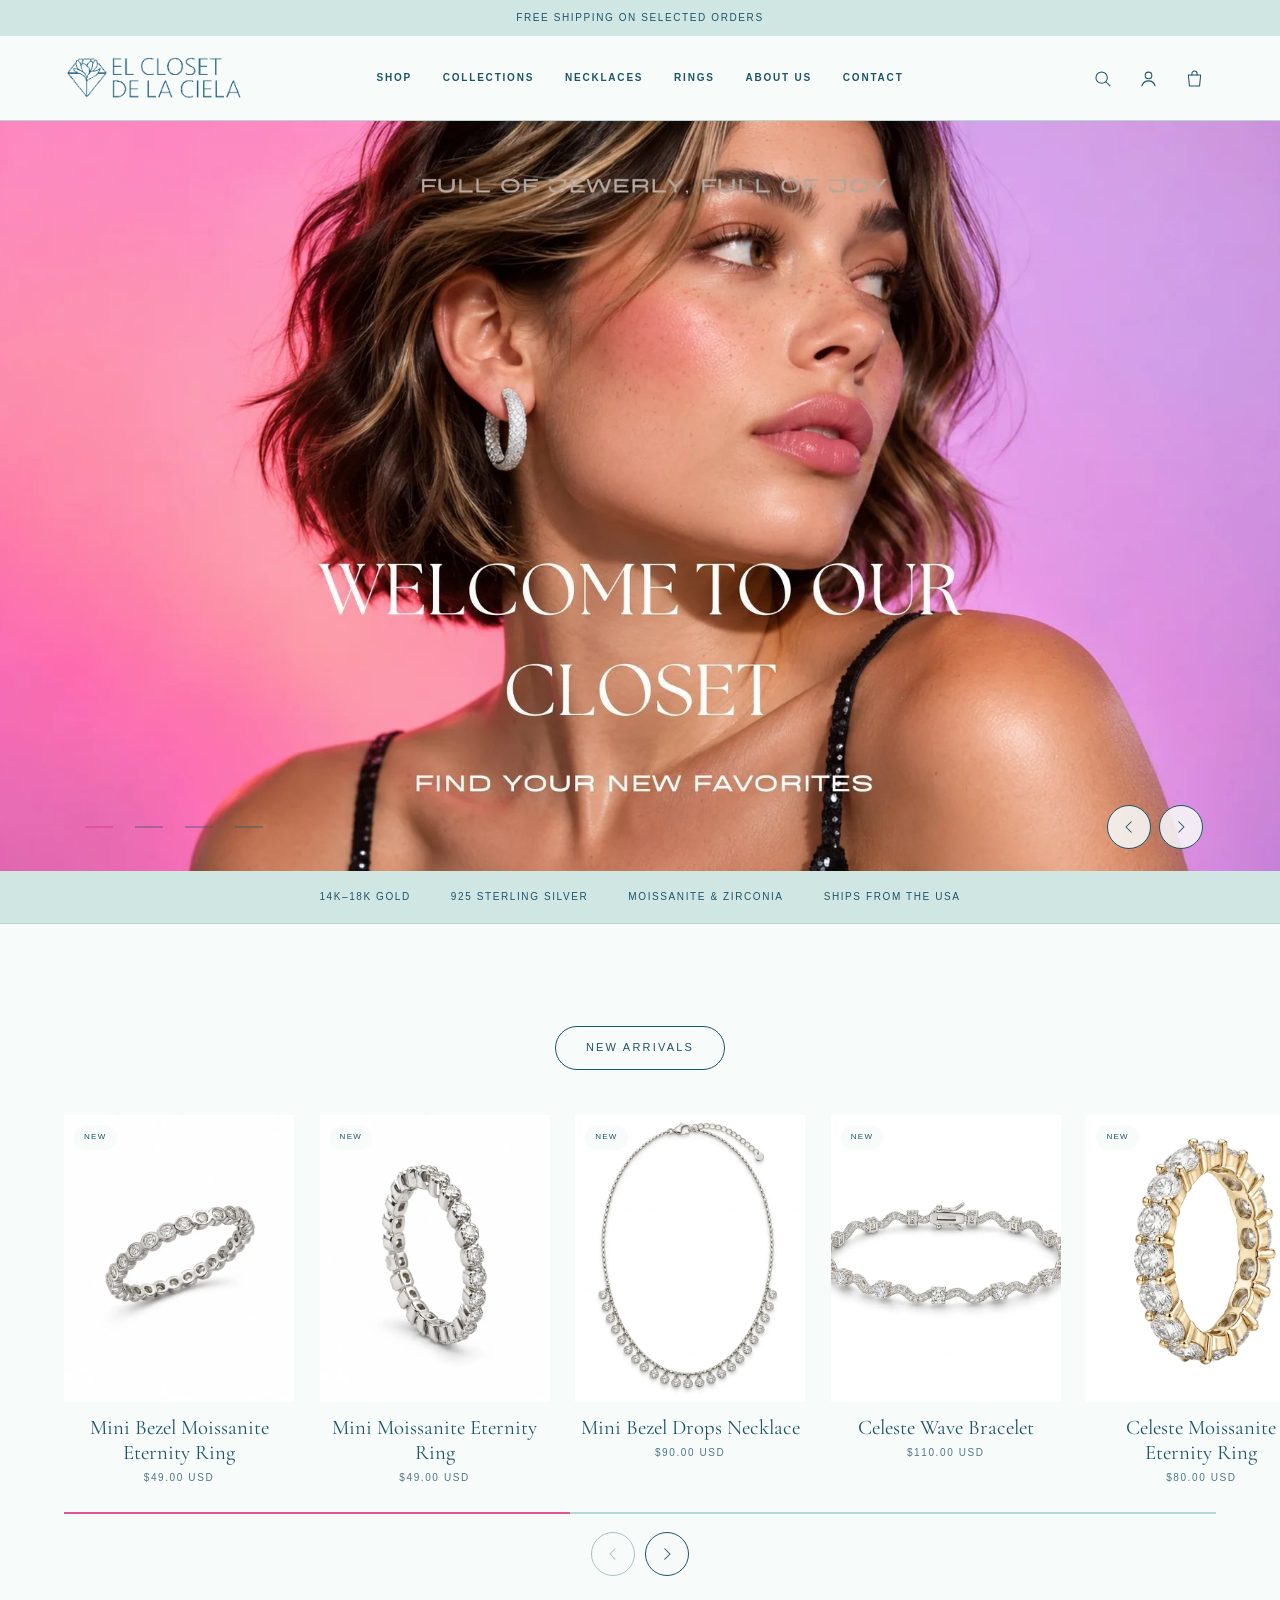
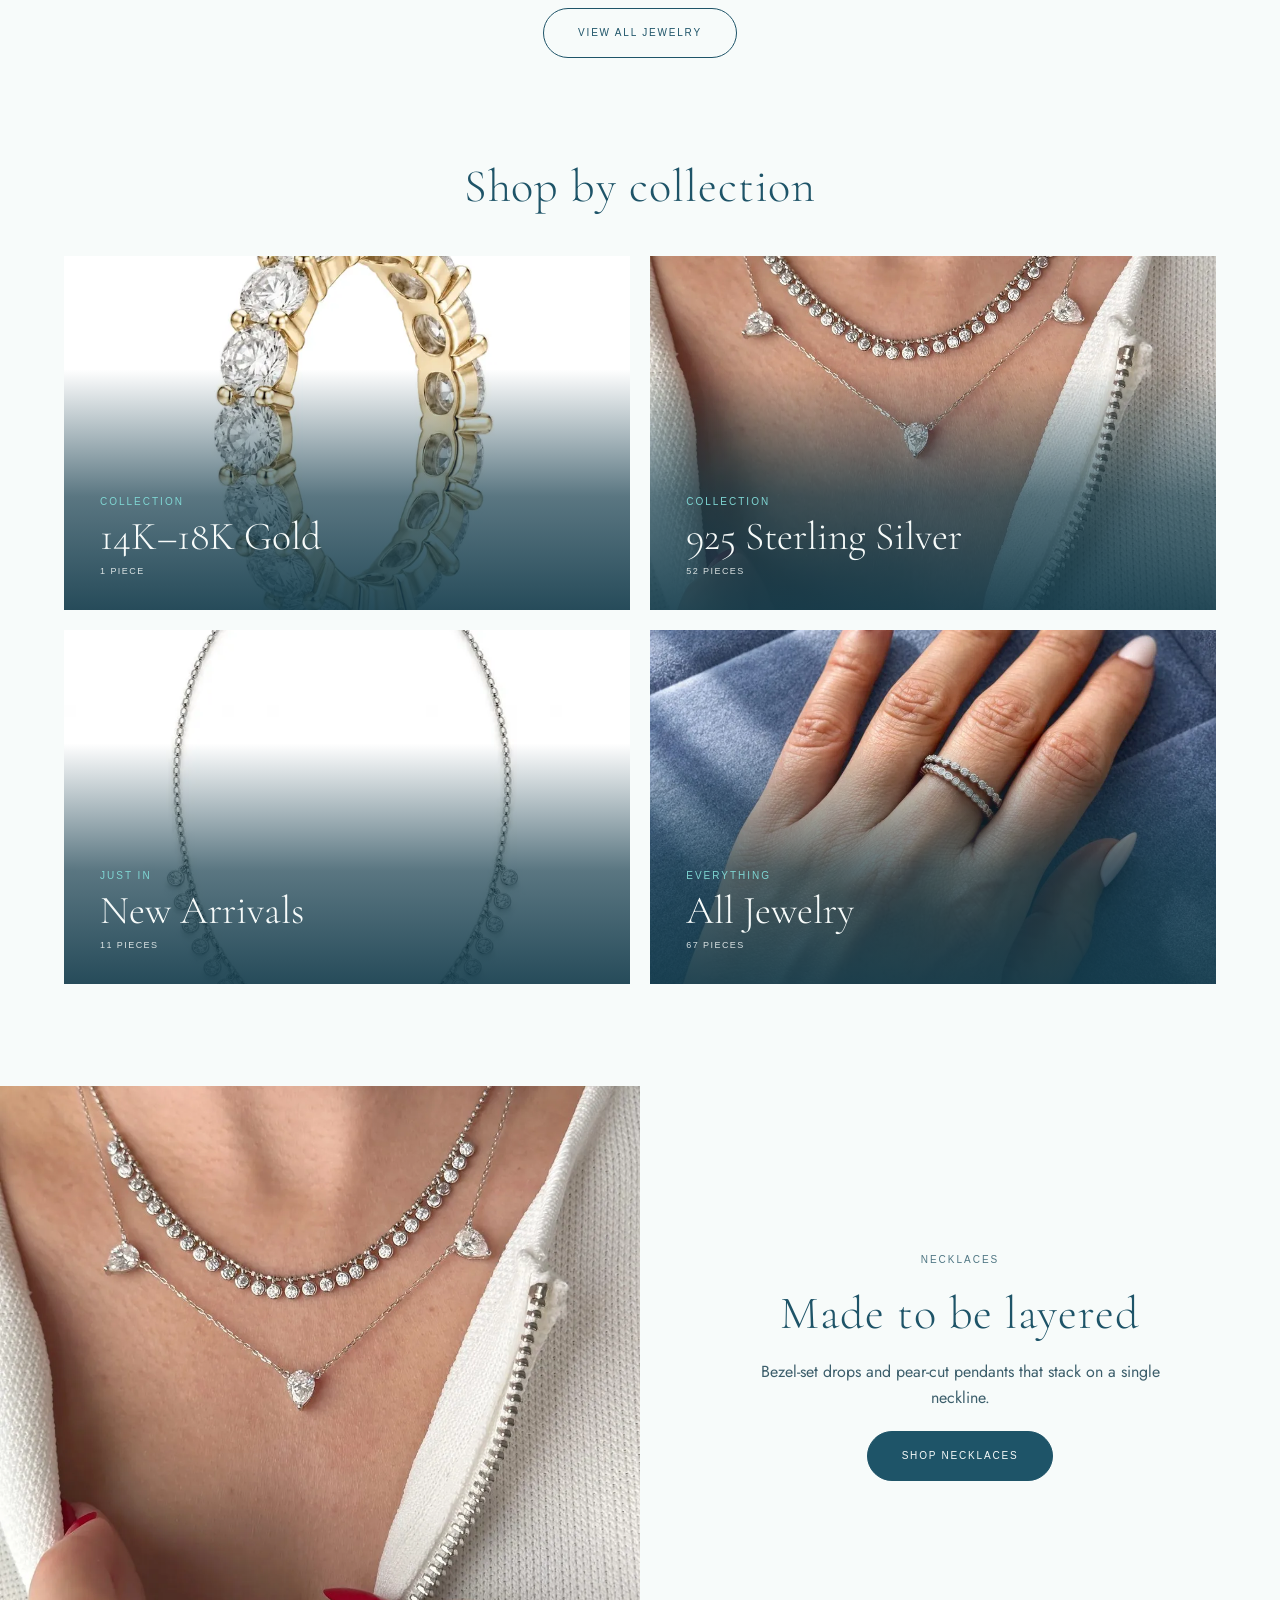
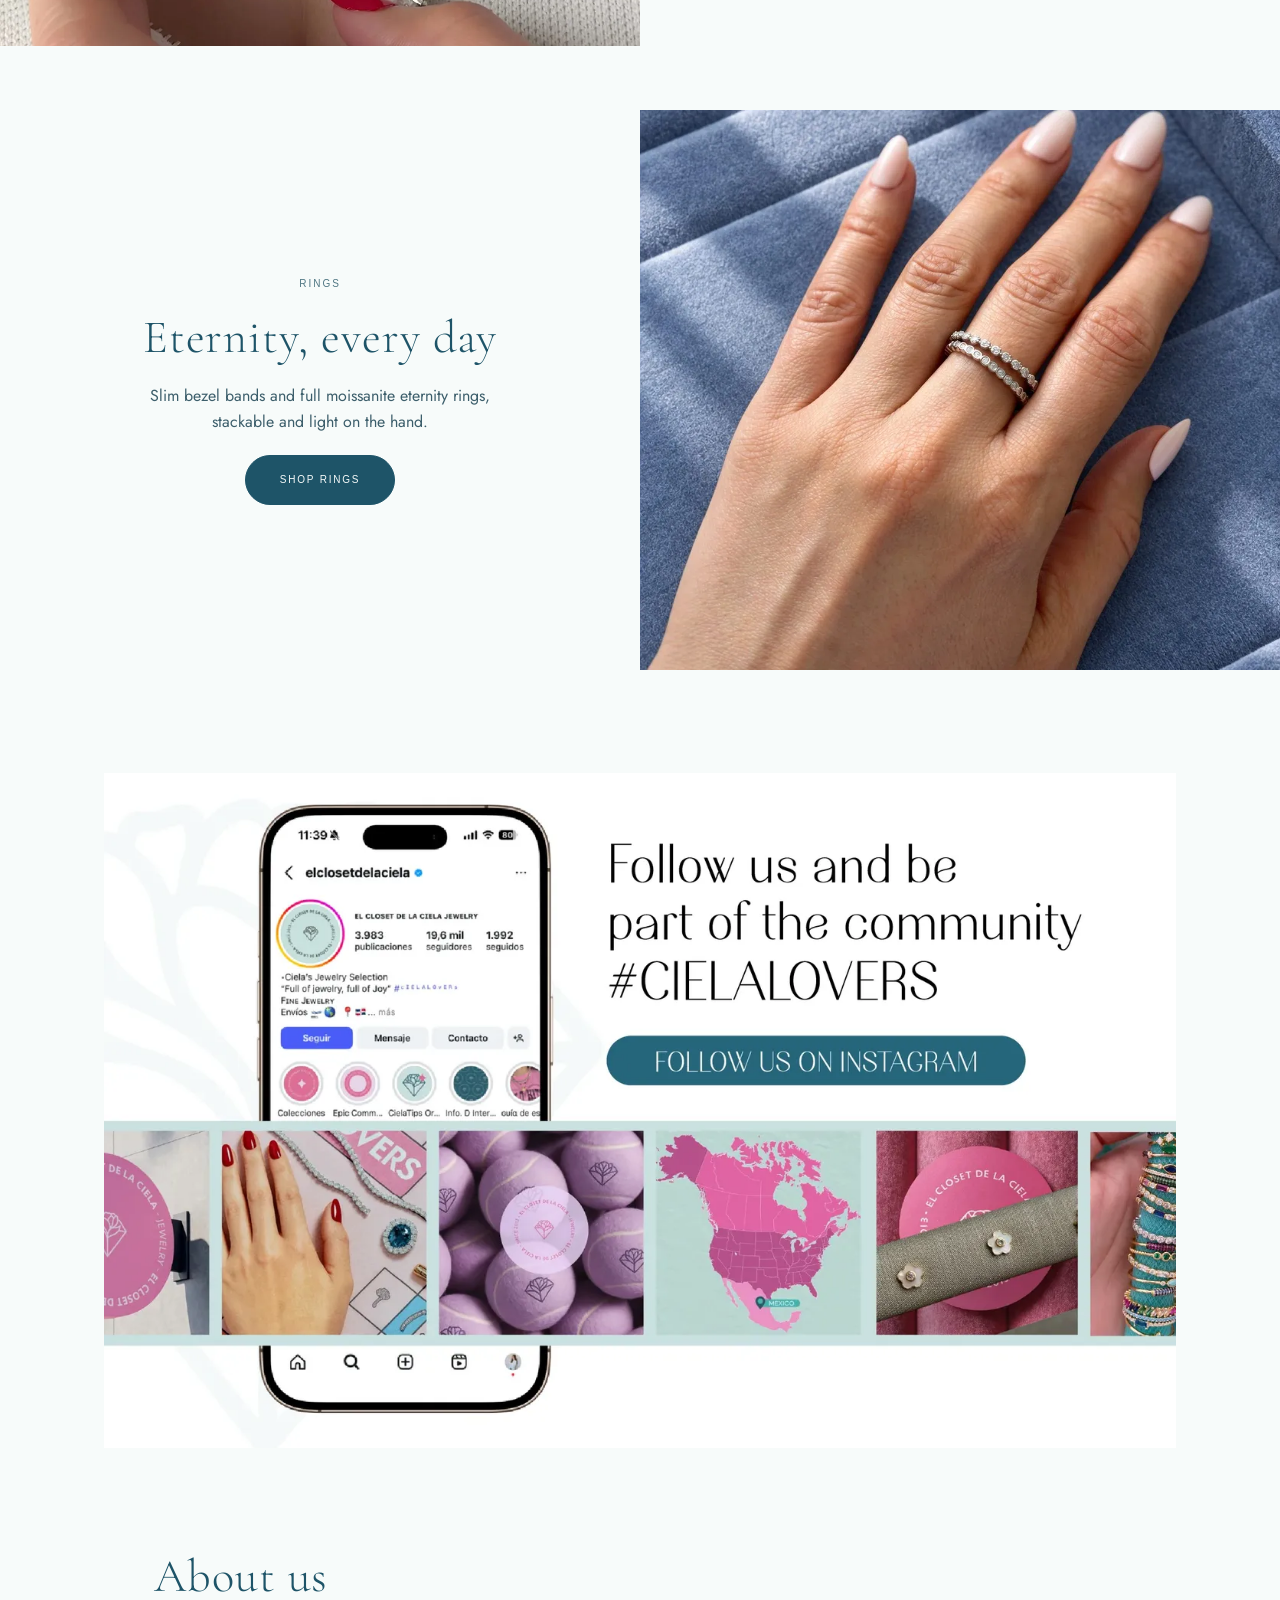
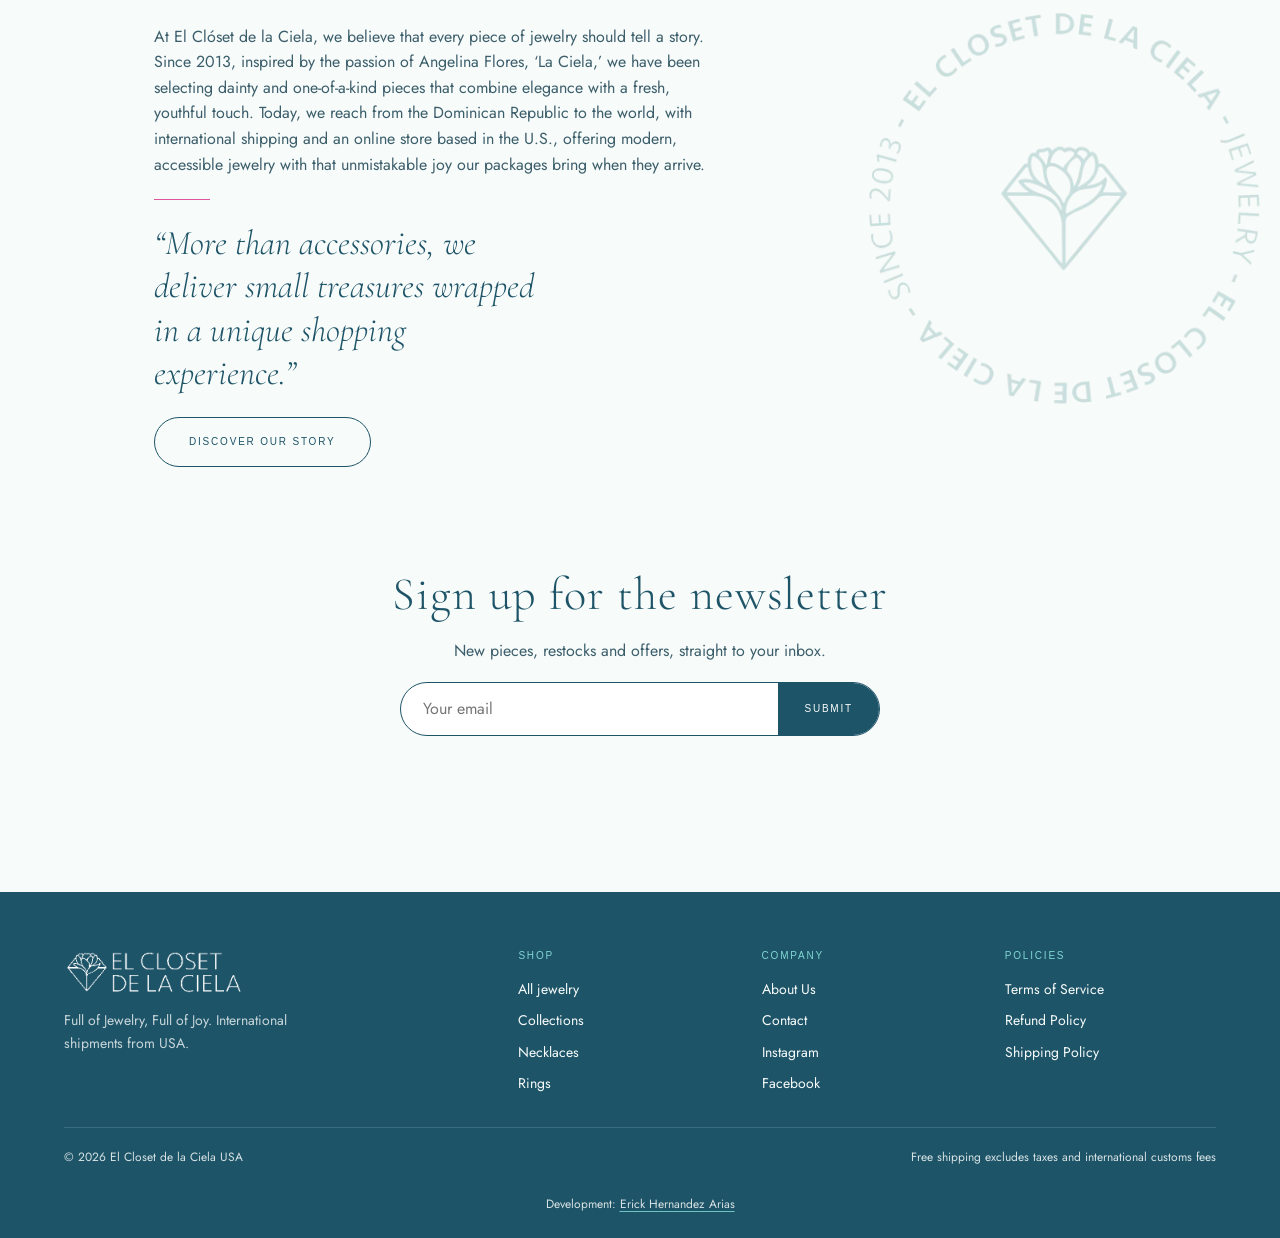
<file: index.html>
<!DOCTYPE html>
<html lang="en">
<head>
<meta charset="utf-8">
<meta name="viewport" content="width=device-width, initial-scale=1">
<title>El Closet de la Ciela | Jewelry — Full of Jewelry, Full of Joy</title>
<meta name="description" content="14K–18K gold, 925 sterling silver and moissanite jewelry shipped from the USA.">
<link rel="icon" href="images/logo-closet-de-la-ciela.webp" type="image/webp">
<link rel="preconnect" href="https://fonts.googleapis.com">
<link rel="preconnect" href="https://fonts.gstatic.com" crossorigin>
<link href="https://fonts.googleapis.com/css2?family=Cormorant+Garamond:ital,wght@0,300;0,400;1,300;1,400&family=Jost:wght@400;500&family=Syncopate:wght@400;700&display=swap" rel="stylesheet">
<link rel="stylesheet" href="css/styles.css">
</head>
<body data-page="home">
<a class="skip" href="#main">Skip to content</a>
<div class="announce" role="region" aria-label="Store announcements"><div class="announce-track"><p class="is-active">Free shipping on selected orders</p><p>International shipping from USA</p><p>14K–18K gold · 925 sterling silver · Moissanite</p></div></div>
<header class="site-header">
<div class="wrap">
<div class="header-row">
<button class="icon-btn nav-toggle" type="button" aria-expanded="false" aria-controls="main-nav" aria-label="Open menu"><svg width="22" height="22" viewBox="0 0 24 24" fill="none" stroke="currentColor" stroke-width="1.3" stroke-linecap="round" aria-hidden="true"><path d="M4 7h16M4 12h16M4 17h16"/></svg></button>
<a class="logo" href="index.html" aria-label="El Closet de la Ciela Jewelry, home"><img src="images/logo-closet-de-la-ciela.webp" width="180" height="49" alt="El Closet de la Ciela Jewelry"></a>
<nav class="main-nav" id="main-nav" aria-label="Main">
<ul>
<li><a href="shop.html">Shop</a></li>
<li><a href="collections.html">Collections</a></li>
<li><a href="necklaces.html">Necklaces</a></li>
<li><a href="rings.html">Rings</a></li>
<li><a href="about.html">About Us</a></li>
<li><a href="contact.html">Contact</a></li>
</ul>
</nav>
<div class="header-actions">
<button class="icon-btn search-toggle" type="button" aria-label="Search" aria-expanded="false" aria-controls="search-bar"><svg width="21" height="21" viewBox="0 0 24 24" fill="none" stroke="currentColor" stroke-width="1.2" stroke-linecap="round" aria-hidden="true"><circle cx="11" cy="11" r="6.5"/><path d="M16 16l4.5 4.5"/></svg></button>
<a class="icon-btn" href="https://elclosetdelacielausa.com/account" aria-label="My account" target="_blank" rel="noopener"><svg width="21" height="21" viewBox="0 0 24 24" fill="none" stroke="currentColor" stroke-width="1.2" stroke-linecap="round" aria-hidden="true"><circle cx="12" cy="8.5" r="3.8"/><path d="M4.5 20.5c1.2-4 4-5.8 7.5-5.8s6.3 1.8 7.5 5.8"/></svg></a>
<a class="icon-btn" href="https://elclosetdelacielausa.com/cart" aria-label="Shopping bag" target="_blank" rel="noopener"><svg width="21" height="21" viewBox="0 0 24 24" fill="none" stroke="currentColor" stroke-width="1.2" stroke-linejoin="round" stroke-linecap="round" aria-hidden="true"><path d="M5 8h14l-1.2 12.5H6.2z"/><path d="M9 8V6.5a3 3 0 0 1 6 0V8"/></svg></a>
</div>
</div>
</div>
<div class="search-bar" id="search-bar">
<div class="wrap">
<form role="search"><label class="sr-only" for="site-q">Search jewelry</label><input id="site-q" type="search" placeholder="Search jewelry…" autocomplete="off"><button class="btn" type="submit">Search</button></form>
</div>
</div>
</header>
<main id="main">
<section id="top">
<div class="hs" role="region" aria-roledescription="carousel" aria-label="Featured collections">
<div class="hs-track" aria-live="off">
<article class="hs-slide is-active hs-full" role="group" aria-roledescription="slide" aria-label="1 of 4" style="background:#E8A9D6">
<a href="shop.html" aria-label="Welcome to our closet, shop new favorites" style="display:block;position:absolute;inset:0"><img src="images/hero-welcome.jpg" alt="Model wearing pavé hoop earrings against a pink and lilac backdrop, with the text Welcome to our closet" style="object-position:50% 62%"><span class="btn hs-full-cta">Shop new favorites</span></a>
</article>
<article class="hs-slide" role="group" aria-roledescription="slide" aria-label="2 of 4" style="background:#CFE6E3">
<div class="hs-text">
<span class="hs-eyebrow">Necklaces</span>
<h2 class="hs-title">Layer, stack <em>and mix</em></h2>
<p class="hs-copy">Find your new favorites in 14K–18K gold, 925 sterling silver and moissanite, shipped from the USA.</p>
<a class="btn" href="necklaces.html">Shop necklaces</a>
</div>
<div class="hs-media"><img src="images/necklaces-layered.webp" alt="Two layered necklaces, a bezel-set drop necklace and a pear-cut pendant" loading="lazy"></div>
</article>
<article class="hs-slide" role="group" aria-roledescription="slide" aria-label="3 of 4" style="background:#F3DDEC">
<div class="hs-text">
<span class="hs-eyebrow">Rings</span>
<h2 class="hs-title">Stack them, <em>love them</em></h2>
<p class="hs-copy">Slim bezel-set bands made to be worn together. Everyday sparkle that goes with everything.</p>
<a class="btn" href="rings.html">Shop rings</a>
</div>
<div class="hs-media"><img src="images/rings-stacked.webp" alt="Two slim bezel-set rings on a hand resting on blue velvet" loading="lazy"></div>
</article>
<article class="hs-slide" role="group" aria-roledescription="slide" aria-label="4 of 4" style="background:#DCE6F5">
<div class="hs-text">
<span class="hs-eyebrow">New color</span>
<h2 class="hs-title">A little <em>rainbow</em> for every day</h2>
<p class="hs-copy">Playful color for your neckline, in delicate pieces that go with everything.</p>
<a class="btn" href="shop.html?collection=new">Discover new arrivals</a>
</div>
<div class="hs-media"><img src="images/products/candy-baguette-zirconia-necklace-1.webp" alt="Candy Baguette Zirconia Necklace" loading="lazy" style="object-fit:contain;object-position:50% 50%;padding:7%;background:#fff;box-sizing:border-box"></div>
</article>
</div>
<div class="hs-ctrl">
<div class="hs-dots">
<button type="button" class="hs-dot" aria-label="Go to slide 1" aria-current="true"></button>
<button type="button" class="hs-dot" aria-label="Go to slide 2"></button>
<button type="button" class="hs-dot" aria-label="Go to slide 3"></button>
<button type="button" class="hs-dot" aria-label="Go to slide 4"></button>
</div>
<div class="hs-arrows">
<button type="button" class="hs-btn hs-prev" aria-label="Previous slide"><svg width="18" height="18" viewBox="0 0 24 24" fill="none" stroke="currentColor" stroke-width="1.4" stroke-linecap="round" stroke-linejoin="round" aria-hidden="true"><path d="M15 5l-7 7 7 7"/></svg></button>
<button type="button" class="hs-btn hs-next" aria-label="Next slide"><svg width="18" height="18" viewBox="0 0 24 24" fill="none" stroke="currentColor" stroke-width="1.4" stroke-linecap="round" stroke-linejoin="round" aria-hidden="true"><path d="M9 5l7 7-7 7"/></svg></button>
</div>
</div>
</div>
<div class="trust"><div class="wrap"><span>14K–18K gold</span><span>925 sterling silver</span><span>Moissanite &amp; zirconia</span><span>Ships from the USA</span></div></div>
</section>

<section id="new" class="section">
<div class="section-head"><span class="pill">New arrivals</span></div>
<div class="rail-wrap">
<div class="rail" data-products data-collection="new" data-limit="12"></div>
<div class="rail-progress" aria-hidden="true"><span></span></div>
<div class="rail-ctrl"><button type="button" class="hs-btn" data-rail="prev" aria-label="Previous products"><svg width="18" height="18" viewBox="0 0 24 24" fill="none" stroke="currentColor" stroke-width="1.4" stroke-linecap="round" stroke-linejoin="round" aria-hidden="true"><path d="M15 5l-7 7 7 7"/></svg></button><button type="button" class="hs-btn" data-rail="next" aria-label="Next products"><svg width="18" height="18" viewBox="0 0 24 24" fill="none" stroke="currentColor" stroke-width="1.4" stroke-linecap="round" stroke-linejoin="round" aria-hidden="true"><path d="M9 5l7 7-7 7"/></svg></button></div>
</div>
<div class="section-head" style="margin:32px 0 0"><a class="btn btn-ghost" href="shop.html">View all jewelry</a></div>
</section>

<section id="collections" class="section"><div class="wrap">
<div class="section-head"><h2 class="h2">Shop by collection</h2></div>
<div class="col-grid">
<a class="col-card" href="shop.html?collection=gold"><img src="images/products/celeste-moissanite-eternity-ring-1.webp" alt="" loading="lazy"><span class="col-text"><span class="eyebrow">Collection</span><span class="col-title">14K–18K Gold</span><span class="col-count" data-count="gold"></span></span></a>
<a class="col-card" href="shop.html?collection=silver"><img src="images/necklaces-layered.webp" alt="" loading="lazy"><span class="col-text"><span class="eyebrow">Collection</span><span class="col-title">925 Sterling Silver</span><span class="col-count" data-count="silver"></span></span></a>
<a class="col-card" href="shop.html?collection=new"><img src="images/products/mini-bezel-drops-necklace-1.webp" alt="" loading="lazy"><span class="col-text"><span class="eyebrow">Just in</span><span class="col-title">New Arrivals</span><span class="col-count" data-count="new"></span></span></a>
<a class="col-card" href="shop.html"><img src="images/rings-stacked.webp" alt="" loading="lazy"><span class="col-text"><span class="eyebrow">Everything</span><span class="col-title">All Jewelry</span><span class="col-count" data-count="all"></span></span></a>
</div>
</div></section>

<section id="necklaces" class="section" style="padding-top:clamp(64px,8vw,112px)">
<div class="split">
<div class="split-media"><img src="images/necklaces-layered.webp" alt="Two layered necklaces, a bezel-set drop necklace and a pear-cut pendant" style="object-position:50% 30%" loading="lazy"></div>
<div class="split-text"><div>
<span class="eyebrow">Necklaces</span>
<h2 class="h2">Made to be layered</h2>
<p class="lede" style="text-align:center">Bezel-set drops and pear-cut pendants that stack on a single neckline.</p>
<a class="btn" href="necklaces.html">Shop necklaces</a>
</div></div>
</div>
</section>

<section id="rings" style="margin-top:clamp(40px,5vw,72px)">
<div class="split rev">
<div class="split-text"><div>
<span class="eyebrow">Rings</span>
<h2 class="h2">Eternity, every day</h2>
<p class="lede" style="text-align:center">Slim bezel bands and full moissanite eternity rings, stackable and light on the hand.</p>
<a class="btn" href="rings.html">Shop rings</a>
</div></div>
<div class="split-media" style="background:#B9CBE3"><img src="images/rings-stacked.webp" alt="Two slim bezel-set rings on a hand resting on blue velvet" loading="lazy"></div>
</div>
</section>


<section class="section"><div class="wrap" style="max-width:1200px">
<a href="https://www.instagram.com/elclosetdelaciela/" target="_blank" rel="noopener"><img src="images/community-instagram.webp" width="1400" height="882" alt="Follow us and be part of the community, #CIELALOVERS, follow us on Instagram" loading="lazy"></a>
</div></section>

<section id="story" class="section"><div class="wrap about-home">
<div class="about-text">
<h2 class="h2">About us</h2>
<p class="lede">At El Clóset de la Ciela, we believe that every piece of jewelry should tell a story. Since 2013, inspired by the passion of Angelina Flores, ‘La Ciela,’ we have been selecting dainty and one-of-a-kind pieces that combine elegance with a fresh, youthful touch. Today, we reach from the Dominican Republic to the world, with international shipping and an online store based in the U.S., offering modern, accessible jewelry with that unmistakable joy our packages bring when they arrive.</p>
<span class="rule"></span>
<blockquote class="about-quote">“More than accessories, we deliver small treasures wrapped in a unique shopping experience.”</blockquote>
<a class="btn btn-ghost" href="about.html">Discover our story</a>
</div>
<div class="about-photo"><img src="images/about-logo.webp" width="900" height="908" alt="El Closet de la Ciela seal, since 2013" loading="lazy"></div>
</div></section>
<section class="section"><div class="wrap newsletter">
<h2 class="h2">Sign up for the newsletter</h2>
<p class="lede">New pieces, restocks and offers, straight to your inbox.</p>
<form class="nl-form" data-demo-form data-success="Thank you for subscribing! (demo: no email was sent)" novalidate>
<label class="sr-only" for="nl-email">Your email</label>
<input id="nl-email" type="email" placeholder="Your email" autocomplete="email">
<button type="submit">Submit</button>
</form>
<p class="form-msg" role="status" aria-live="polite"></p>
</div></section>
</main>
<footer class="site-footer">
<div class="wrap">
<div class="footer-grid">
<div class="footer-brand">
<img src="images/logo-closet-de-la-ciela.webp" width="180" height="49" alt="El Closet de la Ciela Jewelry">
<p>Full of Jewelry, Full of Joy. International shipments from USA.</p>
</div>
<div>
<h4>Shop</h4>
<ul><li><a href="shop.html">All jewelry</a></li><li><a href="collections.html">Collections</a></li><li><a href="necklaces.html">Necklaces</a></li><li><a href="rings.html">Rings</a></li></ul>
</div>
<div>
<h4>Company</h4>
<ul><li><a href="about.html">About Us</a></li><li><a href="contact.html">Contact</a></li><li><a href="https://www.instagram.com/elclosetdelaciela/" target="_blank" rel="noopener">Instagram</a></li><li><a href="https://www.facebook.com/ElClosetDeLaCiela" target="_blank" rel="noopener">Facebook</a></li></ul>
</div>
<div>
<h4>Policies</h4>
<ul><li><a href="https://elclosetdelacielausa.com/policies/terms-of-service" target="_blank" rel="noopener">Terms of Service</a></li><li><a href="https://elclosetdelacielausa.com/policies/refund-policy" target="_blank" rel="noopener">Refund Policy</a></li><li><a href="https://elclosetdelacielausa.com/policies/shipping-policy" target="_blank" rel="noopener">Shipping Policy</a></li></ul>
</div>
</div>
<div class="footer-bottom"><span>© <span data-year>2026</span> El Closet de la Ciela USA</span><span>Free shipping excludes taxes and international customs fees</span></div>
<p class="dev-credit">Development: <a href="https://www.erickhernandezarias.net/" target="_blank" rel="noopener">Erick Hernandez Arias</a></p>
</div>
</footer>
<script src="js/products.js"></script>
<script src="js/main.js"></script>
</body>
</html>
</file>
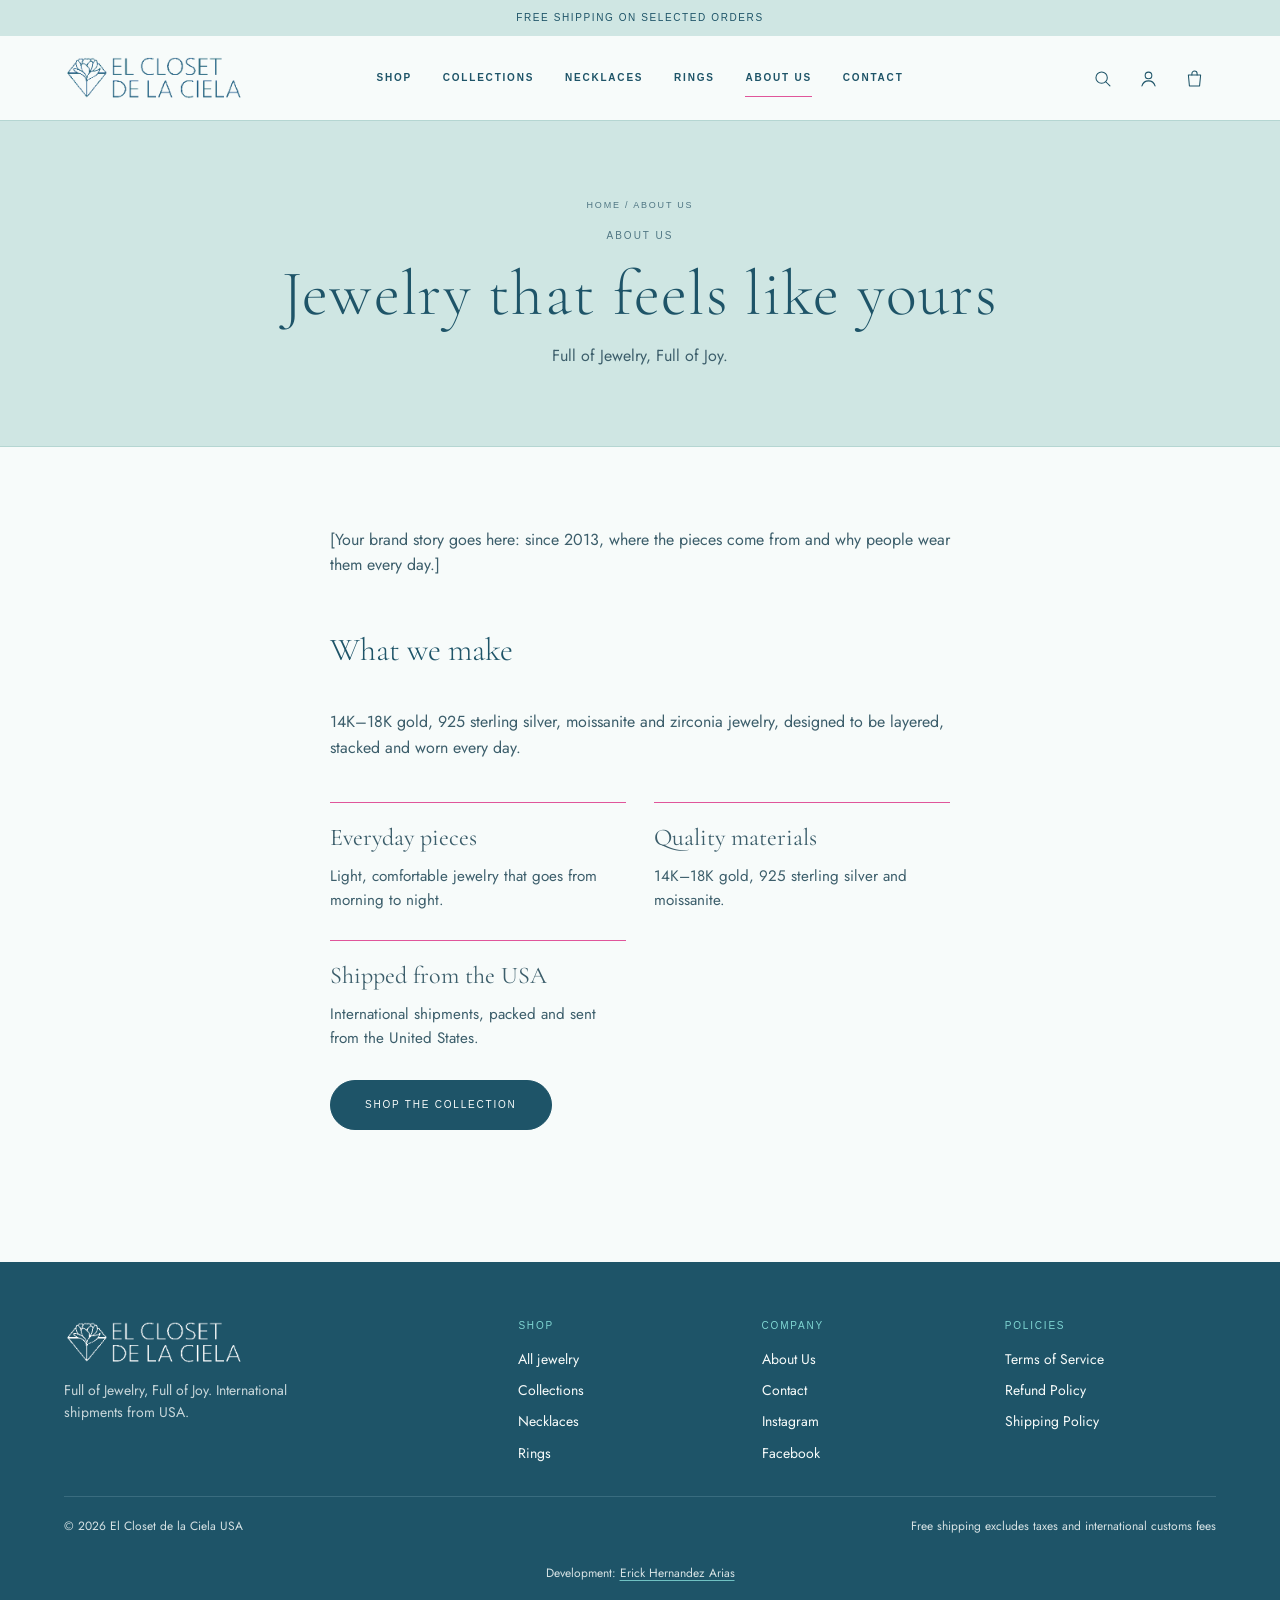
<file: about.html>
<!DOCTYPE html>
<html lang="en">
<head>
<meta charset="utf-8">
<meta name="viewport" content="width=device-width, initial-scale=1">
<title>About Us | El Closet de la Ciela</title>
<meta name="description" content="The story behind El Closet de la Ciela: jewelry that feels like yours, every day of the week.">
<link rel="icon" href="images/logo-closet-de-la-ciela.webp" type="image/webp">
<link rel="preconnect" href="https://fonts.googleapis.com">
<link rel="preconnect" href="https://fonts.gstatic.com" crossorigin>
<link href="https://fonts.googleapis.com/css2?family=Cormorant+Garamond:ital,wght@0,300;0,400;1,300;1,400&family=Jost:wght@400;500&family=Syncopate:wght@400;700&display=swap" rel="stylesheet">
<link rel="stylesheet" href="css/styles.css">
</head>
<body data-page="about">
<a class="skip" href="#main">Skip to content</a>
<div class="announce" role="region" aria-label="Store announcements"><div class="announce-track"><p class="is-active">Free shipping on selected orders</p><p>International shipping from USA</p><p>14K–18K gold · 925 sterling silver · Moissanite</p></div></div>
<header class="site-header">
<div class="wrap">
<div class="header-row">
<button class="icon-btn nav-toggle" type="button" aria-expanded="false" aria-controls="main-nav" aria-label="Open menu"><svg width="22" height="22" viewBox="0 0 24 24" fill="none" stroke="currentColor" stroke-width="1.3" stroke-linecap="round" aria-hidden="true"><path d="M4 7h16M4 12h16M4 17h16"/></svg></button>
<a class="logo" href="index.html" aria-label="El Closet de la Ciela Jewelry, home"><img src="images/logo-closet-de-la-ciela.webp" width="180" height="49" alt="El Closet de la Ciela Jewelry"></a>
<nav class="main-nav" id="main-nav" aria-label="Main">
<ul>
<li><a href="shop.html">Shop</a></li>
<li><a href="collections.html">Collections</a></li>
<li><a href="necklaces.html">Necklaces</a></li>
<li><a href="rings.html">Rings</a></li>
<li><a href="about.html" aria-current="page">About Us</a></li>
<li><a href="contact.html">Contact</a></li>
</ul>
</nav>
<div class="header-actions">
<button class="icon-btn search-toggle" type="button" aria-label="Search" aria-expanded="false" aria-controls="search-bar"><svg width="21" height="21" viewBox="0 0 24 24" fill="none" stroke="currentColor" stroke-width="1.2" stroke-linecap="round" aria-hidden="true"><circle cx="11" cy="11" r="6.5"/><path d="M16 16l4.5 4.5"/></svg></button>
<a class="icon-btn" href="https://elclosetdelacielausa.com/account" aria-label="My account" target="_blank" rel="noopener"><svg width="21" height="21" viewBox="0 0 24 24" fill="none" stroke="currentColor" stroke-width="1.2" stroke-linecap="round" aria-hidden="true"><circle cx="12" cy="8.5" r="3.8"/><path d="M4.5 20.5c1.2-4 4-5.8 7.5-5.8s6.3 1.8 7.5 5.8"/></svg></a>
<a class="icon-btn" href="https://elclosetdelacielausa.com/cart" aria-label="Shopping bag" target="_blank" rel="noopener"><svg width="21" height="21" viewBox="0 0 24 24" fill="none" stroke="currentColor" stroke-width="1.2" stroke-linejoin="round" stroke-linecap="round" aria-hidden="true"><path d="M5 8h14l-1.2 12.5H6.2z"/><path d="M9 8V6.5a3 3 0 0 1 6 0V8"/></svg></a>
</div>
</div>
</div>
<div class="search-bar" id="search-bar">
<div class="wrap">
<form role="search"><label class="sr-only" for="site-q">Search jewelry</label><input id="site-q" type="search" placeholder="Search jewelry…" autocomplete="off"><button class="btn" type="submit">Search</button></form>
</div>
</div>
</header>
<main id="main">
<section class="page-hero"><div class="wrap">
<div style="display:grid;gap:16px;justify-items:center">
<p class="crumbs" style="margin:0"><a href="index.html">Home</a> / About Us</p>
<span class="eyebrow">About us</span>
<h1 class="h1">Jewelry that feels like yours</h1>
<p class="lede">Full of Jewelry, Full of Joy.</p>
</div>
</div></section>
<section class="section" style="padding-top:clamp(40px,5vw,72px)"><div class="wrap">
<div class="prose">
<p>[Your brand story goes here: since 2013, where the pieces come from and why people wear them every day.]</p>
<h2>What we make</h2>
<p>14K–18K gold, 925 sterling silver, moissanite and zirconia jewelry, designed to be layered, stacked and worn every day.</p>
<div class="values">
<div class="value"><h3>Everyday pieces</h3><p>Light, comfortable jewelry that goes from morning to night.</p></div>
<div class="value"><h3>Quality materials</h3><p>14K–18K gold, 925 sterling silver and moissanite.</p></div>
<div class="value"><h3>Shipped from the USA</h3><p>International shipments, packed and sent from the United States.</p></div>
</div>
<p style="margin-top:12px"><a class="btn" href="shop.html">Shop the collection</a></p>
</div>
</div></section>
</main>
<footer class="site-footer">
<div class="wrap">
<div class="footer-grid">
<div class="footer-brand">
<img src="images/logo-closet-de-la-ciela.webp" width="180" height="49" alt="El Closet de la Ciela Jewelry">
<p>Full of Jewelry, Full of Joy. International shipments from USA.</p>
</div>
<div>
<h4>Shop</h4>
<ul><li><a href="shop.html">All jewelry</a></li><li><a href="collections.html">Collections</a></li><li><a href="necklaces.html">Necklaces</a></li><li><a href="rings.html">Rings</a></li></ul>
</div>
<div>
<h4>Company</h4>
<ul><li><a href="about.html">About Us</a></li><li><a href="contact.html">Contact</a></li><li><a href="https://www.instagram.com/elclosetdelaciela/" target="_blank" rel="noopener">Instagram</a></li><li><a href="https://www.facebook.com/ElClosetDeLaCiela" target="_blank" rel="noopener">Facebook</a></li></ul>
</div>
<div>
<h4>Policies</h4>
<ul><li><a href="https://elclosetdelacielausa.com/policies/terms-of-service" target="_blank" rel="noopener">Terms of Service</a></li><li><a href="https://elclosetdelacielausa.com/policies/refund-policy" target="_blank" rel="noopener">Refund Policy</a></li><li><a href="https://elclosetdelacielausa.com/policies/shipping-policy" target="_blank" rel="noopener">Shipping Policy</a></li></ul>
</div>
</div>
<div class="footer-bottom"><span>© <span data-year>2026</span> El Closet de la Ciela USA</span><span>Free shipping excludes taxes and international customs fees</span></div>
<p class="dev-credit">Development: <a href="https://www.erickhernandezarias.net/" target="_blank" rel="noopener">Erick Hernandez Arias</a></p>
</div>
</footer>
<script src="js/products.js"></script>
<script src="js/main.js"></script>
</body>
</html>
</file>
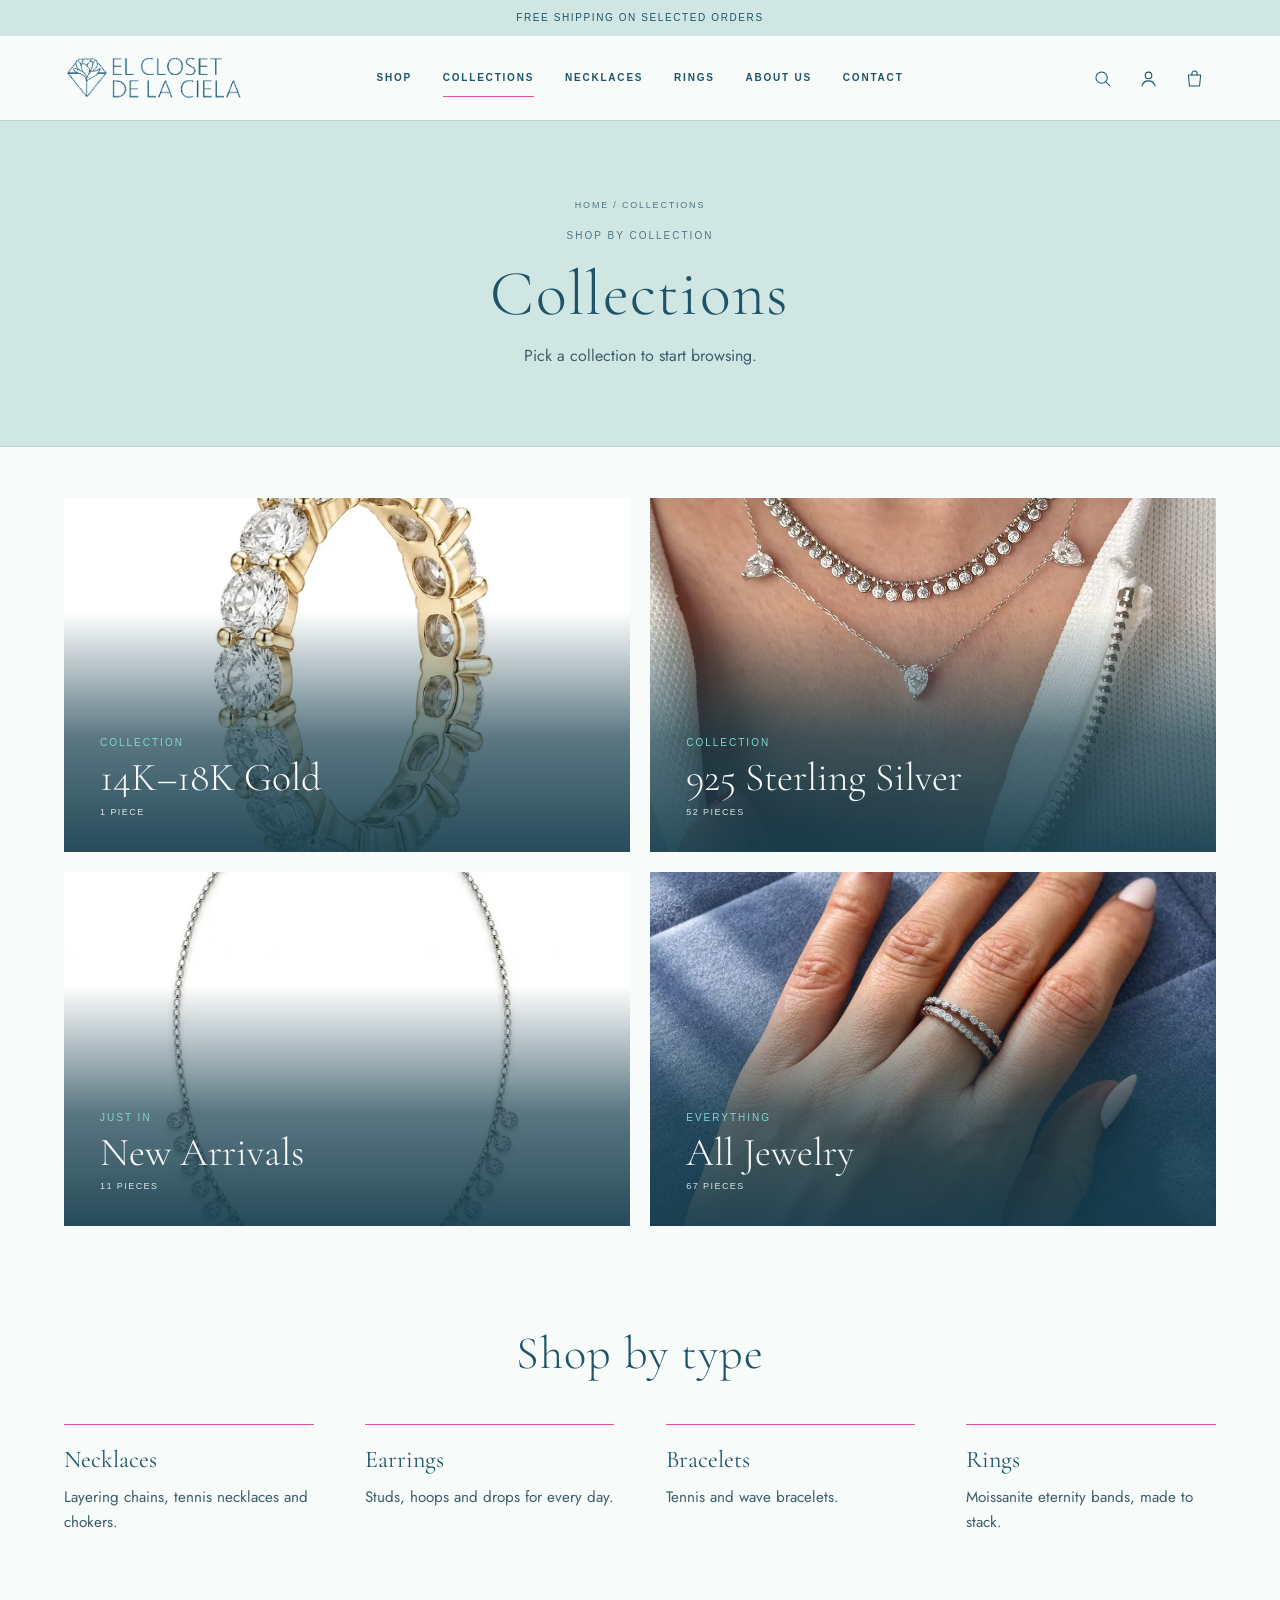
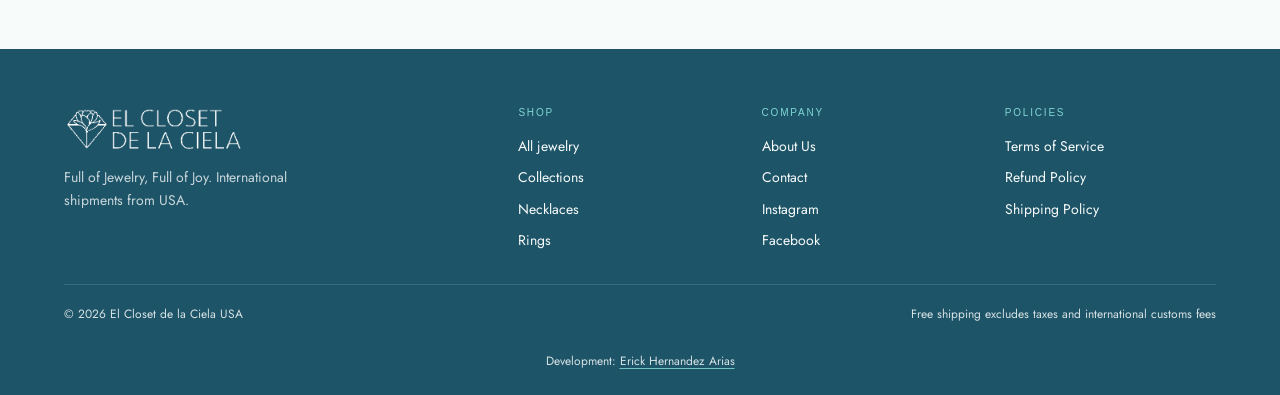
<file: collections.html>
<!DOCTYPE html>
<html lang="en">
<head>
<meta charset="utf-8">
<meta name="viewport" content="width=device-width, initial-scale=1">
<title>Collections | El Closet de la Ciela</title>
<meta name="description" content="Shop by collection: 14K–18K gold, 925 sterling silver, best sellers and new arrivals.">
<link rel="icon" href="images/logo-closet-de-la-ciela.webp" type="image/webp">
<link rel="preconnect" href="https://fonts.googleapis.com">
<link rel="preconnect" href="https://fonts.gstatic.com" crossorigin>
<link href="https://fonts.googleapis.com/css2?family=Cormorant+Garamond:ital,wght@0,300;0,400;1,300;1,400&family=Jost:wght@400;500&family=Syncopate:wght@400;700&display=swap" rel="stylesheet">
<link rel="stylesheet" href="css/styles.css">
</head>
<body data-page="collections">
<a class="skip" href="#main">Skip to content</a>
<div class="announce" role="region" aria-label="Store announcements"><div class="announce-track"><p class="is-active">Free shipping on selected orders</p><p>International shipping from USA</p><p>14K–18K gold · 925 sterling silver · Moissanite</p></div></div>
<header class="site-header">
<div class="wrap">
<div class="header-row">
<button class="icon-btn nav-toggle" type="button" aria-expanded="false" aria-controls="main-nav" aria-label="Open menu"><svg width="22" height="22" viewBox="0 0 24 24" fill="none" stroke="currentColor" stroke-width="1.3" stroke-linecap="round" aria-hidden="true"><path d="M4 7h16M4 12h16M4 17h16"/></svg></button>
<a class="logo" href="index.html" aria-label="El Closet de la Ciela Jewelry, home"><img src="images/logo-closet-de-la-ciela.webp" width="180" height="49" alt="El Closet de la Ciela Jewelry"></a>
<nav class="main-nav" id="main-nav" aria-label="Main">
<ul>
<li><a href="shop.html">Shop</a></li>
<li><a href="collections.html" aria-current="page">Collections</a></li>
<li><a href="necklaces.html">Necklaces</a></li>
<li><a href="rings.html">Rings</a></li>
<li><a href="about.html">About Us</a></li>
<li><a href="contact.html">Contact</a></li>
</ul>
</nav>
<div class="header-actions">
<button class="icon-btn search-toggle" type="button" aria-label="Search" aria-expanded="false" aria-controls="search-bar"><svg width="21" height="21" viewBox="0 0 24 24" fill="none" stroke="currentColor" stroke-width="1.2" stroke-linecap="round" aria-hidden="true"><circle cx="11" cy="11" r="6.5"/><path d="M16 16l4.5 4.5"/></svg></button>
<a class="icon-btn" href="https://elclosetdelacielausa.com/account" aria-label="My account" target="_blank" rel="noopener"><svg width="21" height="21" viewBox="0 0 24 24" fill="none" stroke="currentColor" stroke-width="1.2" stroke-linecap="round" aria-hidden="true"><circle cx="12" cy="8.5" r="3.8"/><path d="M4.5 20.5c1.2-4 4-5.8 7.5-5.8s6.3 1.8 7.5 5.8"/></svg></a>
<a class="icon-btn" href="https://elclosetdelacielausa.com/cart" aria-label="Shopping bag" target="_blank" rel="noopener"><svg width="21" height="21" viewBox="0 0 24 24" fill="none" stroke="currentColor" stroke-width="1.2" stroke-linejoin="round" stroke-linecap="round" aria-hidden="true"><path d="M5 8h14l-1.2 12.5H6.2z"/><path d="M9 8V6.5a3 3 0 0 1 6 0V8"/></svg></a>
</div>
</div>
</div>
<div class="search-bar" id="search-bar">
<div class="wrap">
<form role="search"><label class="sr-only" for="site-q">Search jewelry</label><input id="site-q" type="search" placeholder="Search jewelry…" autocomplete="off"><button class="btn" type="submit">Search</button></form>
</div>
</div>
</header>
<main id="main">
<section class="page-hero"><div class="wrap">
<div style="display:grid;gap:16px;justify-items:center">
<p class="crumbs" style="margin:0"><a href="index.html">Home</a> / Collections</p>
<span class="eyebrow">Shop by collection</span>
<h1 class="h1">Collections</h1>
<p class="lede">Pick a collection to start browsing.</p>
</div>
</div></section>
<section class="section" style="padding-top:clamp(32px,4vw,56px)"><div class="wrap">
<div class="col-grid">
<a class="col-card" href="shop.html?collection=gold"><img src="images/products/celeste-moissanite-eternity-ring-1.webp" alt="" loading="lazy"><span class="col-text"><span class="eyebrow">Collection</span><span class="col-title">14K–18K Gold</span><span class="col-count" data-count="gold"></span></span></a>
<a class="col-card" href="shop.html?collection=silver"><img src="images/necklaces-layered.webp" alt="" loading="lazy"><span class="col-text"><span class="eyebrow">Collection</span><span class="col-title">925 Sterling Silver</span><span class="col-count" data-count="silver"></span></span></a>
<a class="col-card" href="shop.html?collection=new"><img src="images/products/mini-bezel-drops-necklace-1.webp" alt="" loading="lazy"><span class="col-text"><span class="eyebrow">Just in</span><span class="col-title">New Arrivals</span><span class="col-count" data-count="new"></span></span></a>
<a class="col-card" href="shop.html"><img src="images/rings-stacked.webp" alt="" loading="lazy"><span class="col-text"><span class="eyebrow">Everything</span><span class="col-title">All Jewelry</span><span class="col-count" data-count="all"></span></span></a>
</div>
</div></section>
<section class="section"><div class="wrap">
<div class="section-head"><h2 class="h2">Shop by type</h2></div>
<div class="benefits">
<a class="value" href="necklaces.html"><h3>Necklaces</h3><p>Layering chains, tennis necklaces and chokers.</p></a>
<a class="value" href="shop.html?category=earrings"><h3>Earrings</h3><p>Studs, hoops and drops for every day.</p></a>
<a class="value" href="shop.html?category=bracelets"><h3>Bracelets</h3><p>Tennis and wave bracelets.</p></a>
<a class="value" href="rings.html"><h3>Rings</h3><p>Moissanite eternity bands, made to stack.</p></a>
</div>
</div></section>
</main>
<footer class="site-footer">
<div class="wrap">
<div class="footer-grid">
<div class="footer-brand">
<img src="images/logo-closet-de-la-ciela.webp" width="180" height="49" alt="El Closet de la Ciela Jewelry">
<p>Full of Jewelry, Full of Joy. International shipments from USA.</p>
</div>
<div>
<h4>Shop</h4>
<ul><li><a href="shop.html">All jewelry</a></li><li><a href="collections.html">Collections</a></li><li><a href="necklaces.html">Necklaces</a></li><li><a href="rings.html">Rings</a></li></ul>
</div>
<div>
<h4>Company</h4>
<ul><li><a href="about.html">About Us</a></li><li><a href="contact.html">Contact</a></li><li><a href="https://www.instagram.com/elclosetdelaciela/" target="_blank" rel="noopener">Instagram</a></li><li><a href="https://www.facebook.com/ElClosetDeLaCiela" target="_blank" rel="noopener">Facebook</a></li></ul>
</div>
<div>
<h4>Policies</h4>
<ul><li><a href="https://elclosetdelacielausa.com/policies/terms-of-service" target="_blank" rel="noopener">Terms of Service</a></li><li><a href="https://elclosetdelacielausa.com/policies/refund-policy" target="_blank" rel="noopener">Refund Policy</a></li><li><a href="https://elclosetdelacielausa.com/policies/shipping-policy" target="_blank" rel="noopener">Shipping Policy</a></li></ul>
</div>
</div>
<div class="footer-bottom"><span>© <span data-year>2026</span> El Closet de la Ciela USA</span><span>Free shipping excludes taxes and international customs fees</span></div>
<p class="dev-credit">Development: <a href="https://www.erickhernandezarias.net/" target="_blank" rel="noopener">Erick Hernandez Arias</a></p>
</div>
</footer>
<script src="js/products.js"></script>
<script src="js/main.js"></script>
</body>
</html>
</file>
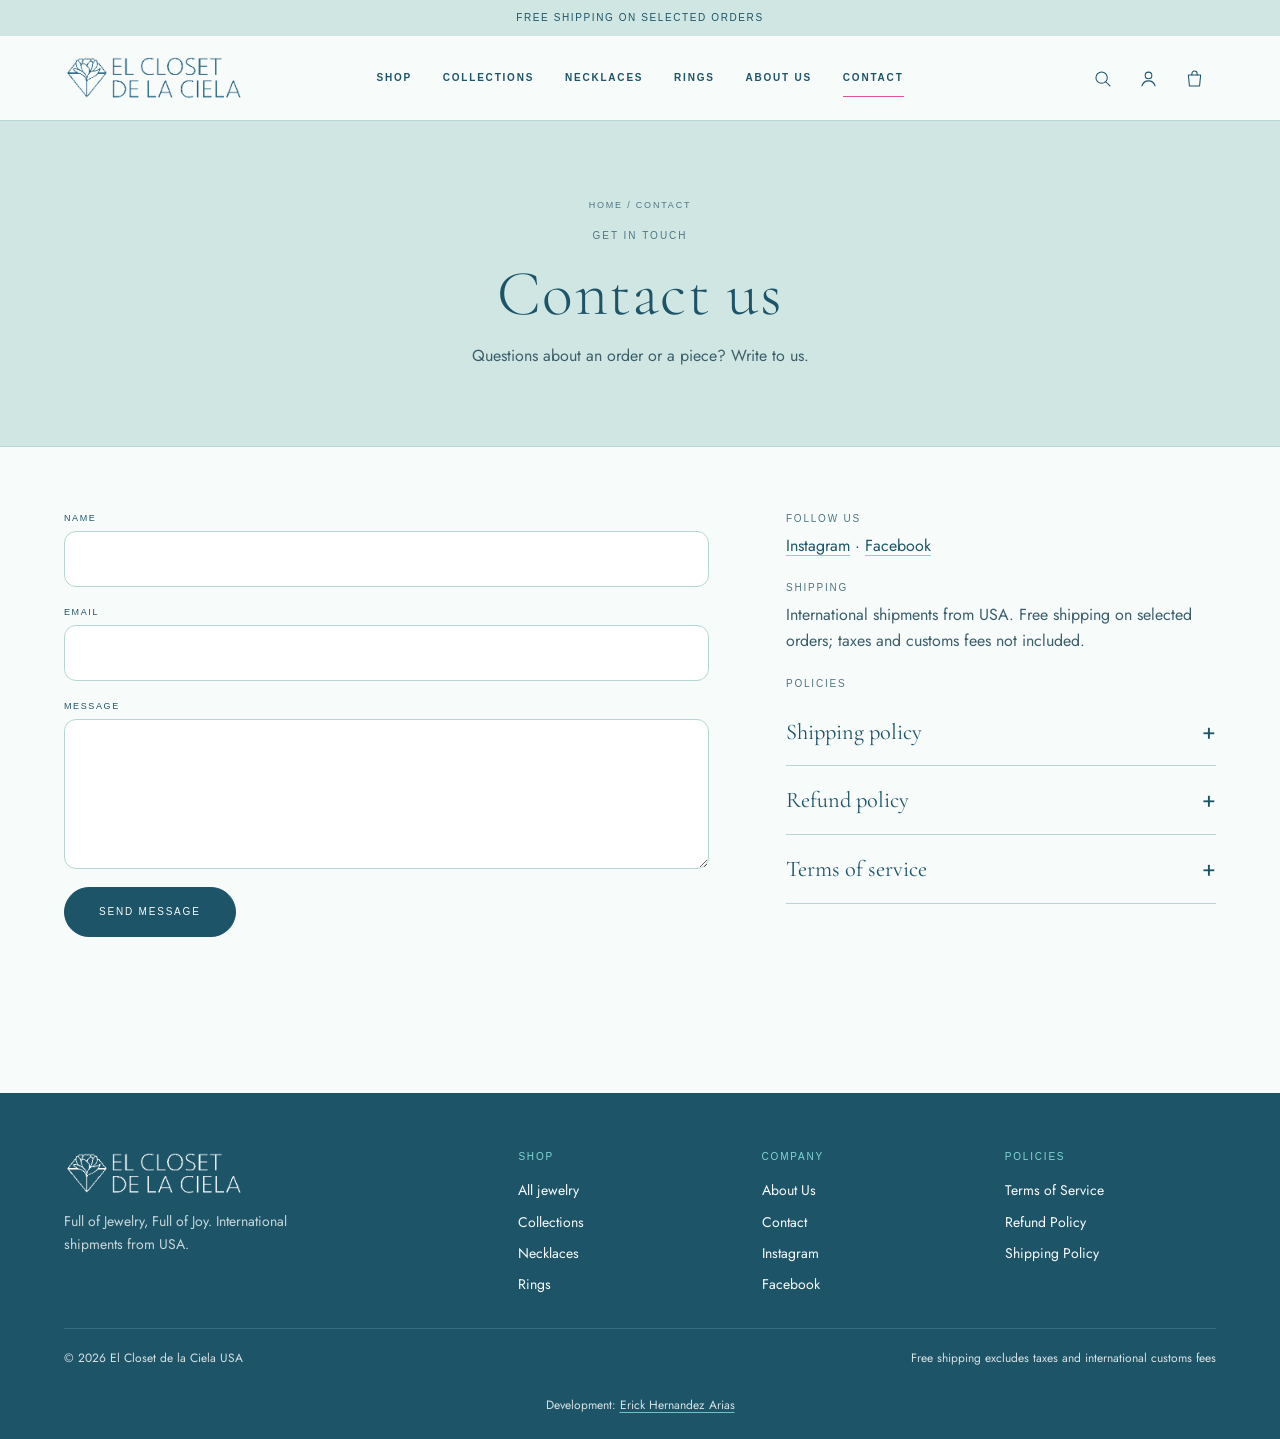
<file: contact.html>
<!DOCTYPE html>
<html lang="en">
<head>
<meta charset="utf-8">
<meta name="viewport" content="width=device-width, initial-scale=1">
<title>Contact | El Closet de la Ciela</title>
<meta name="description" content="Get in touch with El Closet de la Ciela.">
<link rel="icon" href="images/logo-closet-de-la-ciela.webp" type="image/webp">
<link rel="preconnect" href="https://fonts.googleapis.com">
<link rel="preconnect" href="https://fonts.gstatic.com" crossorigin>
<link href="https://fonts.googleapis.com/css2?family=Cormorant+Garamond:ital,wght@0,300;0,400;1,300;1,400&family=Jost:wght@400;500&family=Syncopate:wght@400;700&display=swap" rel="stylesheet">
<link rel="stylesheet" href="css/styles.css">
</head>
<body data-page="contact">
<a class="skip" href="#main">Skip to content</a>
<div class="announce" role="region" aria-label="Store announcements"><div class="announce-track"><p class="is-active">Free shipping on selected orders</p><p>International shipping from USA</p><p>14K–18K gold · 925 sterling silver · Moissanite</p></div></div>
<header class="site-header">
<div class="wrap">
<div class="header-row">
<button class="icon-btn nav-toggle" type="button" aria-expanded="false" aria-controls="main-nav" aria-label="Open menu"><svg width="22" height="22" viewBox="0 0 24 24" fill="none" stroke="currentColor" stroke-width="1.3" stroke-linecap="round" aria-hidden="true"><path d="M4 7h16M4 12h16M4 17h16"/></svg></button>
<a class="logo" href="index.html" aria-label="El Closet de la Ciela Jewelry, home"><img src="images/logo-closet-de-la-ciela.webp" width="180" height="49" alt="El Closet de la Ciela Jewelry"></a>
<nav class="main-nav" id="main-nav" aria-label="Main">
<ul>
<li><a href="shop.html">Shop</a></li>
<li><a href="collections.html">Collections</a></li>
<li><a href="necklaces.html">Necklaces</a></li>
<li><a href="rings.html">Rings</a></li>
<li><a href="about.html">About Us</a></li>
<li><a href="contact.html" aria-current="page">Contact</a></li>
</ul>
</nav>
<div class="header-actions">
<button class="icon-btn search-toggle" type="button" aria-label="Search" aria-expanded="false" aria-controls="search-bar"><svg width="21" height="21" viewBox="0 0 24 24" fill="none" stroke="currentColor" stroke-width="1.2" stroke-linecap="round" aria-hidden="true"><circle cx="11" cy="11" r="6.5"/><path d="M16 16l4.5 4.5"/></svg></button>
<a class="icon-btn" href="https://elclosetdelacielausa.com/account" aria-label="My account" target="_blank" rel="noopener"><svg width="21" height="21" viewBox="0 0 24 24" fill="none" stroke="currentColor" stroke-width="1.2" stroke-linecap="round" aria-hidden="true"><circle cx="12" cy="8.5" r="3.8"/><path d="M4.5 20.5c1.2-4 4-5.8 7.5-5.8s6.3 1.8 7.5 5.8"/></svg></a>
<a class="icon-btn" href="https://elclosetdelacielausa.com/cart" aria-label="Shopping bag" target="_blank" rel="noopener"><svg width="21" height="21" viewBox="0 0 24 24" fill="none" stroke="currentColor" stroke-width="1.2" stroke-linejoin="round" stroke-linecap="round" aria-hidden="true"><path d="M5 8h14l-1.2 12.5H6.2z"/><path d="M9 8V6.5a3 3 0 0 1 6 0V8"/></svg></a>
</div>
</div>
</div>
<div class="search-bar" id="search-bar">
<div class="wrap">
<form role="search"><label class="sr-only" for="site-q">Search jewelry</label><input id="site-q" type="search" placeholder="Search jewelry…" autocomplete="off"><button class="btn" type="submit">Search</button></form>
</div>
</div>
</header>
<main id="main">
<section class="page-hero"><div class="wrap">
<div style="display:grid;gap:16px;justify-items:center">
<p class="crumbs" style="margin:0"><a href="index.html">Home</a> / Contact</p>
<span class="eyebrow">Get in touch</span>
<h1 class="h1">Contact us</h1>
<p class="lede">Questions about an order or a piece? Write to us.</p>
</div>
</div></section>
<section class="section" style="padding-top:clamp(40px,5vw,72px)"><div class="wrap">
<div class="contact-grid">
<div>
<form class="form" data-demo-form data-success="Thanks! Your message was validated (demo: no email was sent)." novalidate>
<div class="field"><label for="c-name">Name</label><input id="c-name" name="name" type="text" autocomplete="name"></div>
<div class="field"><label for="c-email">Email</label><input id="c-email" type="email" autocomplete="email"></div>
<div class="field"><label for="c-msg">Message</label><textarea id="c-msg"></textarea></div>
<div><button class="btn" type="submit">Send message</button></div>
<p class="form-msg" role="status" aria-live="polite"></p>
</form>
</div>
<aside class="info">
<div><h3>Follow us</h3><p style="margin:0"><a href="https://www.instagram.com/elclosetdelaciela/" target="_blank" rel="noopener">Instagram</a> · <a href="https://www.facebook.com/ElClosetDeLaCiela" target="_blank" rel="noopener">Facebook</a></p></div>
<div><h3>Shipping</h3><p style="margin:0;color:var(--body)">International shipments from USA. Free shipping on selected orders; taxes and customs fees not included.</p></div>
<div><h3>Policies</h3>
<details class="policy" id="policies"><summary>Shipping policy</summary><p>Read the full policy in our <a href="https://elclosetdelacielausa.com/policies/shipping-policy" target="_blank" rel="noopener">online store</a>.</p></details>
<details class="policy"><summary>Refund policy</summary><p>Read the full policy in our <a href="https://elclosetdelacielausa.com/policies/refund-policy" target="_blank" rel="noopener">online store</a>.</p></details>
<details class="policy"><summary>Terms of service</summary><p>Read the full terms in our <a href="https://elclosetdelacielausa.com/policies/terms-of-service" target="_blank" rel="noopener">online store</a>.</p></details>
</div>
</aside>
</div>
</div></section>
</main>
<footer class="site-footer">
<div class="wrap">
<div class="footer-grid">
<div class="footer-brand">
<img src="images/logo-closet-de-la-ciela.webp" width="180" height="49" alt="El Closet de la Ciela Jewelry">
<p>Full of Jewelry, Full of Joy. International shipments from USA.</p>
</div>
<div>
<h4>Shop</h4>
<ul><li><a href="shop.html">All jewelry</a></li><li><a href="collections.html">Collections</a></li><li><a href="necklaces.html">Necklaces</a></li><li><a href="rings.html">Rings</a></li></ul>
</div>
<div>
<h4>Company</h4>
<ul><li><a href="about.html">About Us</a></li><li><a href="contact.html">Contact</a></li><li><a href="https://www.instagram.com/elclosetdelaciela/" target="_blank" rel="noopener">Instagram</a></li><li><a href="https://www.facebook.com/ElClosetDeLaCiela" target="_blank" rel="noopener">Facebook</a></li></ul>
</div>
<div>
<h4>Policies</h4>
<ul><li><a href="https://elclosetdelacielausa.com/policies/terms-of-service" target="_blank" rel="noopener">Terms of Service</a></li><li><a href="https://elclosetdelacielausa.com/policies/refund-policy" target="_blank" rel="noopener">Refund Policy</a></li><li><a href="https://elclosetdelacielausa.com/policies/shipping-policy" target="_blank" rel="noopener">Shipping Policy</a></li></ul>
</div>
</div>
<div class="footer-bottom"><span>© <span data-year>2026</span> El Closet de la Ciela USA</span><span>Free shipping excludes taxes and international customs fees</span></div>
<p class="dev-credit">Development: <a href="https://www.erickhernandezarias.net/" target="_blank" rel="noopener">Erick Hernandez Arias</a></p>
</div>
</footer>
<script src="js/products.js"></script>
<script src="js/main.js"></script>
</body>
</html>
</file>
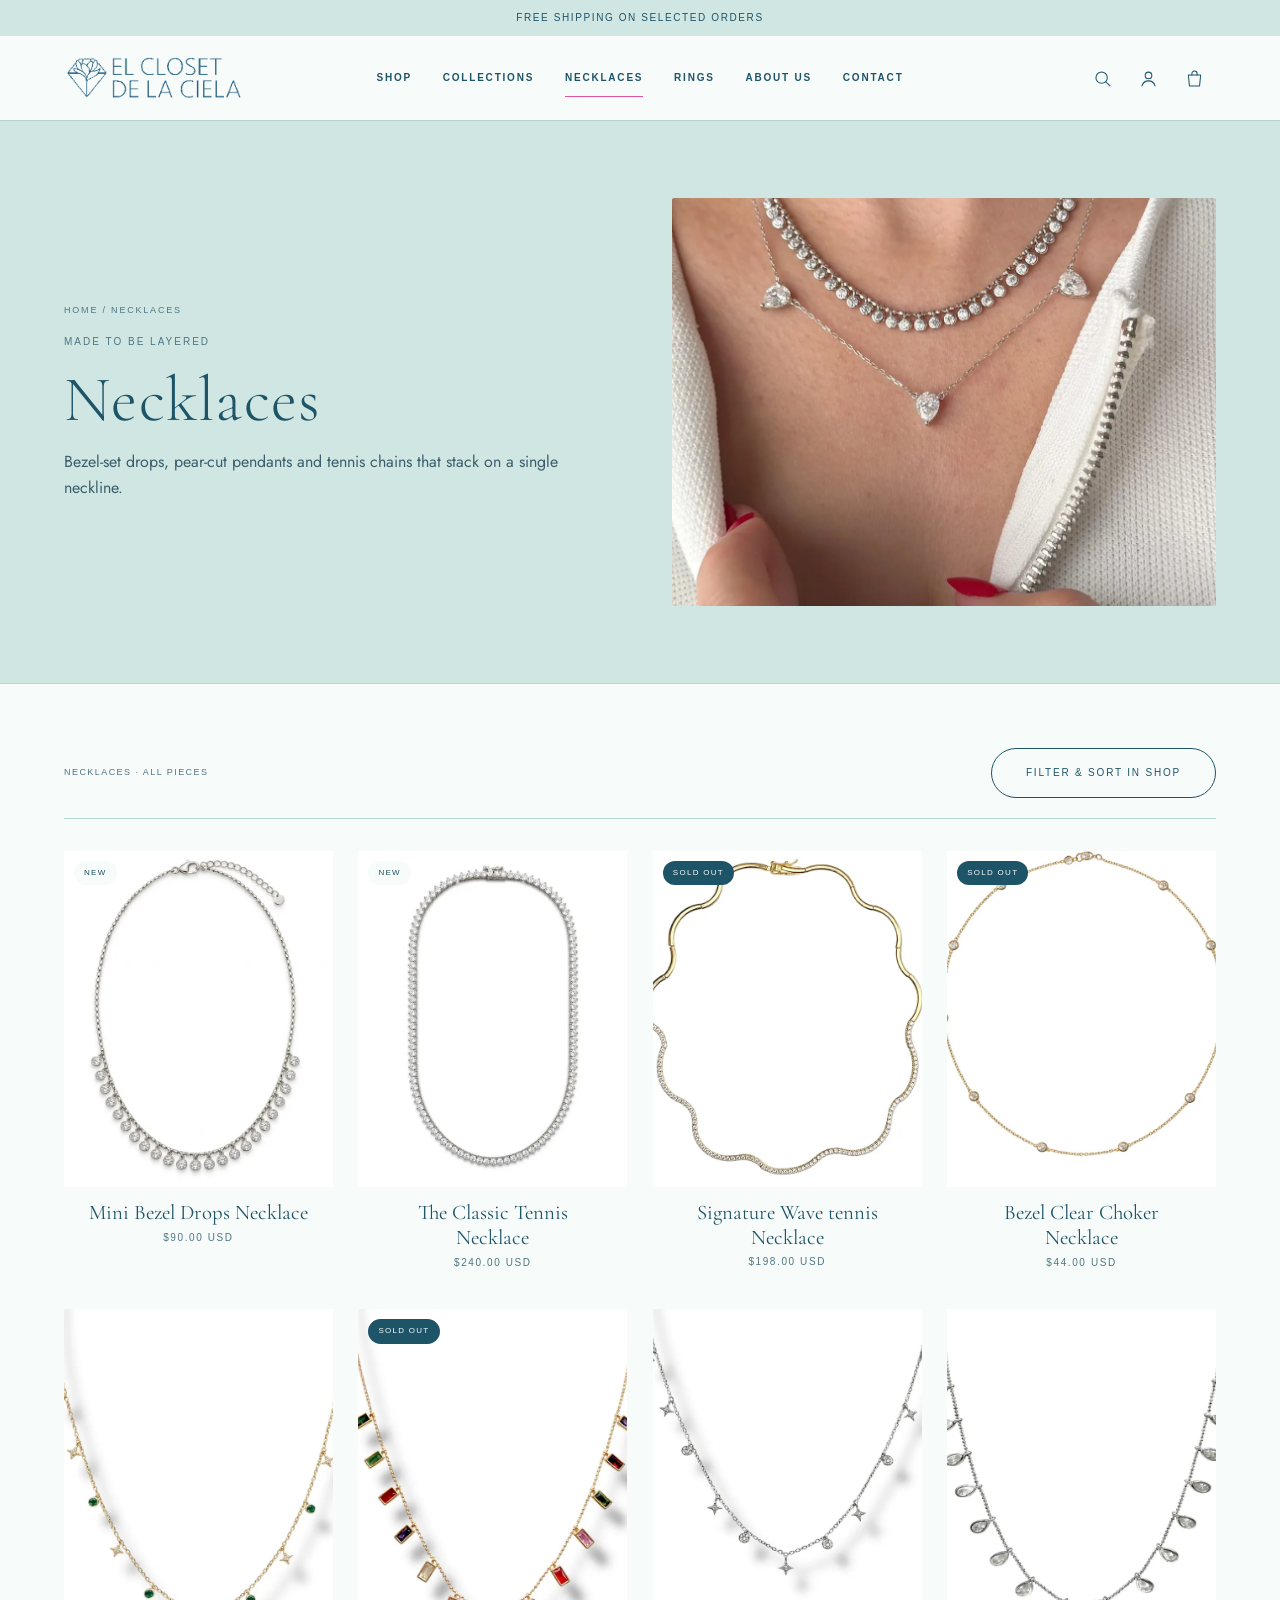
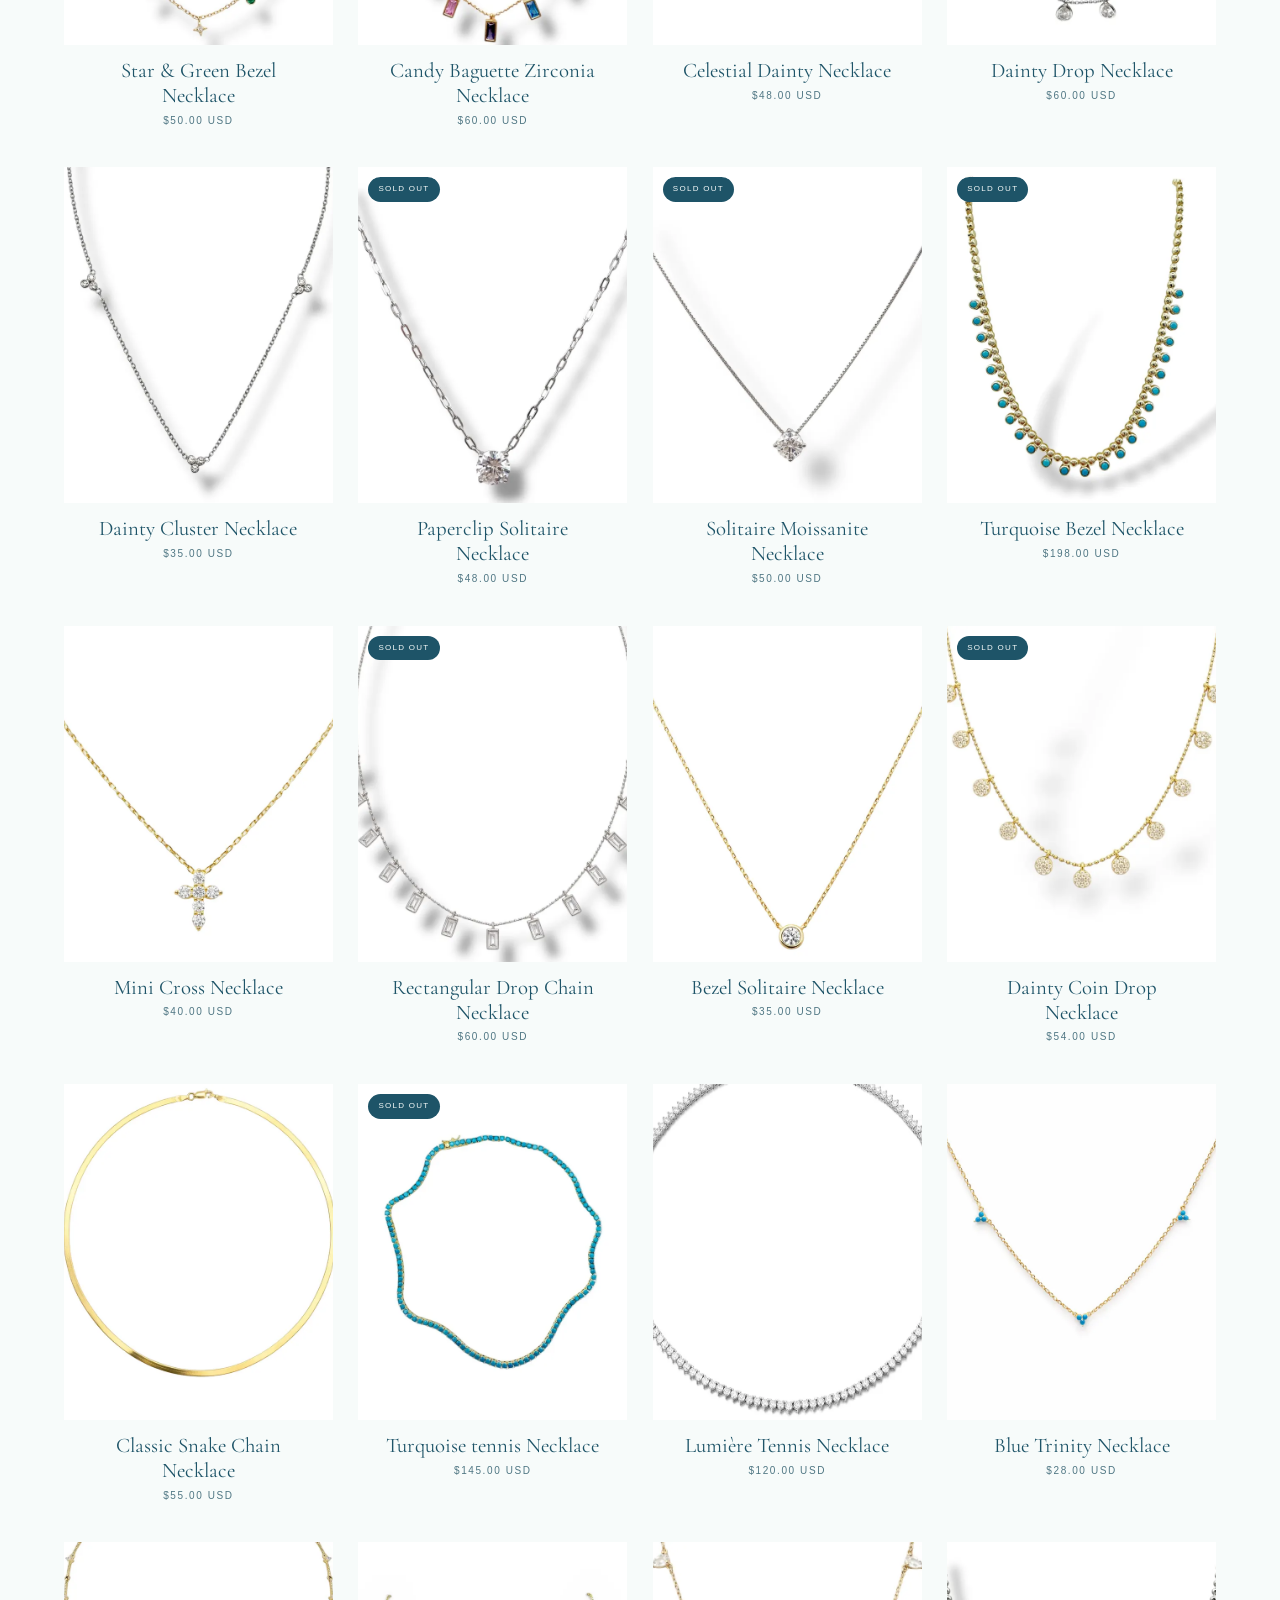
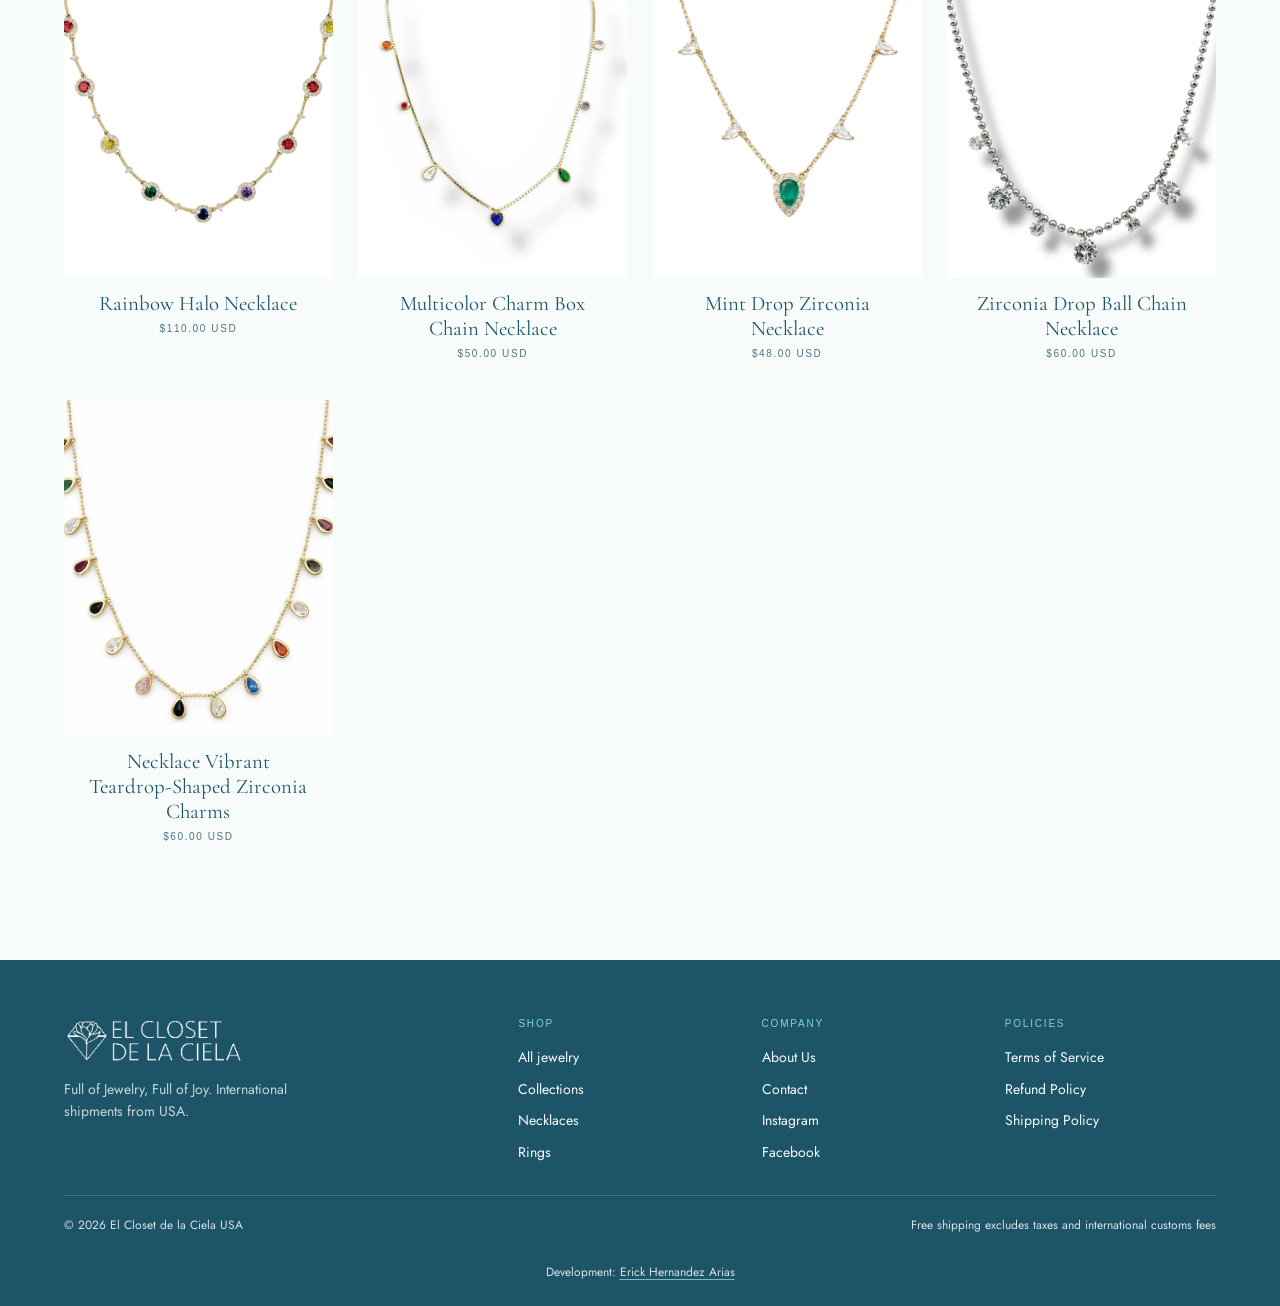
<file: necklaces.html>
<!DOCTYPE html>
<html lang="en">
<head>
<meta charset="utf-8">
<meta name="viewport" content="width=device-width, initial-scale=1">
<title>Necklaces | El Closet de la Ciela</title>
<meta name="description" content="Bezel-set drops, pear-cut pendants and tennis chains that stack on a single neckline.">
<link rel="icon" href="images/logo-closet-de-la-ciela.webp" type="image/webp">
<link rel="preconnect" href="https://fonts.googleapis.com">
<link rel="preconnect" href="https://fonts.gstatic.com" crossorigin>
<link href="https://fonts.googleapis.com/css2?family=Cormorant+Garamond:ital,wght@0,300;0,400;1,300;1,400&family=Jost:wght@400;500&family=Syncopate:wght@400;700&display=swap" rel="stylesheet">
<link rel="stylesheet" href="css/styles.css">
</head>
<body data-page="necklaces">
<a class="skip" href="#main">Skip to content</a>
<div class="announce" role="region" aria-label="Store announcements"><div class="announce-track"><p class="is-active">Free shipping on selected orders</p><p>International shipping from USA</p><p>14K–18K gold · 925 sterling silver · Moissanite</p></div></div>
<header class="site-header">
<div class="wrap">
<div class="header-row">
<button class="icon-btn nav-toggle" type="button" aria-expanded="false" aria-controls="main-nav" aria-label="Open menu"><svg width="22" height="22" viewBox="0 0 24 24" fill="none" stroke="currentColor" stroke-width="1.3" stroke-linecap="round" aria-hidden="true"><path d="M4 7h16M4 12h16M4 17h16"/></svg></button>
<a class="logo" href="index.html" aria-label="El Closet de la Ciela Jewelry, home"><img src="images/logo-closet-de-la-ciela.webp" width="180" height="49" alt="El Closet de la Ciela Jewelry"></a>
<nav class="main-nav" id="main-nav" aria-label="Main">
<ul>
<li><a href="shop.html">Shop</a></li>
<li><a href="collections.html">Collections</a></li>
<li><a href="necklaces.html" aria-current="page">Necklaces</a></li>
<li><a href="rings.html">Rings</a></li>
<li><a href="about.html">About Us</a></li>
<li><a href="contact.html">Contact</a></li>
</ul>
</nav>
<div class="header-actions">
<button class="icon-btn search-toggle" type="button" aria-label="Search" aria-expanded="false" aria-controls="search-bar"><svg width="21" height="21" viewBox="0 0 24 24" fill="none" stroke="currentColor" stroke-width="1.2" stroke-linecap="round" aria-hidden="true"><circle cx="11" cy="11" r="6.5"/><path d="M16 16l4.5 4.5"/></svg></button>
<a class="icon-btn" href="https://elclosetdelacielausa.com/account" aria-label="My account" target="_blank" rel="noopener"><svg width="21" height="21" viewBox="0 0 24 24" fill="none" stroke="currentColor" stroke-width="1.2" stroke-linecap="round" aria-hidden="true"><circle cx="12" cy="8.5" r="3.8"/><path d="M4.5 20.5c1.2-4 4-5.8 7.5-5.8s6.3 1.8 7.5 5.8"/></svg></a>
<a class="icon-btn" href="https://elclosetdelacielausa.com/cart" aria-label="Shopping bag" target="_blank" rel="noopener"><svg width="21" height="21" viewBox="0 0 24 24" fill="none" stroke="currentColor" stroke-width="1.2" stroke-linejoin="round" stroke-linecap="round" aria-hidden="true"><path d="M5 8h14l-1.2 12.5H6.2z"/><path d="M9 8V6.5a3 3 0 0 1 6 0V8"/></svg></a>
</div>
</div>
</div>
<div class="search-bar" id="search-bar">
<div class="wrap">
<form role="search"><label class="sr-only" for="site-q">Search jewelry</label><input id="site-q" type="search" placeholder="Search jewelry…" autocomplete="off"><button class="btn" type="submit">Search</button></form>
</div>
</div>
</header>
<main id="main">
<section class="page-hero has-img"><div class="wrap">
<div style="display:grid;gap:16px;justify-items:start">
<p class="crumbs" style="margin:0"><a href="index.html">Home</a> / Necklaces</p>
<span class="eyebrow">Made to be layered</span>
<h1 class="h1">Necklaces</h1>
<p class="lede">Bezel-set drops, pear-cut pendants and tennis chains that stack on a single neckline.</p>
</div><img src="images/necklaces-layered.webp" alt="Two layered necklaces, a bezel-set drop necklace and a pear-cut pendant" width="1100" height="825">
</div></section>
<section class="section" style="padding-top:clamp(40px,5vw,72px)"><div class="wrap">
<div class="toolbar"><p class="count" style="margin:0">Necklaces · all pieces</p><a class="btn btn-ghost" href="shop.html?category=necklaces">Filter &amp; sort in Shop</a></div>
<div class="grid" data-products data-category="necklaces"></div>
</div></section>
</main>
<footer class="site-footer">
<div class="wrap">
<div class="footer-grid">
<div class="footer-brand">
<img src="images/logo-closet-de-la-ciela.webp" width="180" height="49" alt="El Closet de la Ciela Jewelry">
<p>Full of Jewelry, Full of Joy. International shipments from USA.</p>
</div>
<div>
<h4>Shop</h4>
<ul><li><a href="shop.html">All jewelry</a></li><li><a href="collections.html">Collections</a></li><li><a href="necklaces.html">Necklaces</a></li><li><a href="rings.html">Rings</a></li></ul>
</div>
<div>
<h4>Company</h4>
<ul><li><a href="about.html">About Us</a></li><li><a href="contact.html">Contact</a></li><li><a href="https://www.instagram.com/elclosetdelaciela/" target="_blank" rel="noopener">Instagram</a></li><li><a href="https://www.facebook.com/ElClosetDeLaCiela" target="_blank" rel="noopener">Facebook</a></li></ul>
</div>
<div>
<h4>Policies</h4>
<ul><li><a href="https://elclosetdelacielausa.com/policies/terms-of-service" target="_blank" rel="noopener">Terms of Service</a></li><li><a href="https://elclosetdelacielausa.com/policies/refund-policy" target="_blank" rel="noopener">Refund Policy</a></li><li><a href="https://elclosetdelacielausa.com/policies/shipping-policy" target="_blank" rel="noopener">Shipping Policy</a></li></ul>
</div>
</div>
<div class="footer-bottom"><span>© <span data-year>2026</span> El Closet de la Ciela USA</span><span>Free shipping excludes taxes and international customs fees</span></div>
<p class="dev-credit">Development: <a href="https://www.erickhernandezarias.net/" target="_blank" rel="noopener">Erick Hernandez Arias</a></p>
</div>
</footer>
<script src="js/products.js"></script>
<script src="js/main.js"></script>
</body>
</html>
</file>
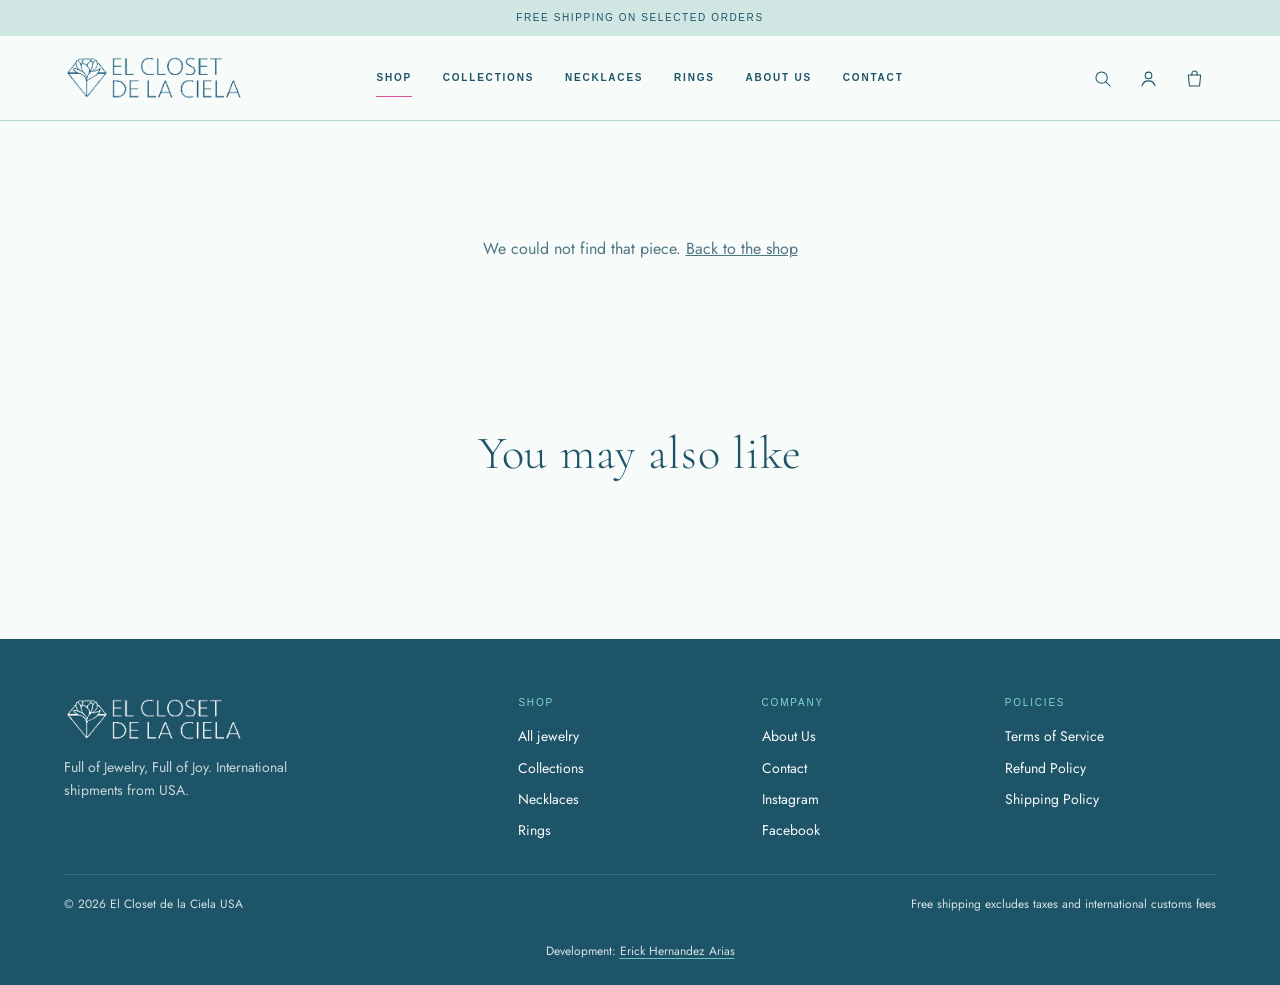
<file: product.html>
<!DOCTYPE html>
<html lang="en">
<head>
<meta charset="utf-8">
<meta name="viewport" content="width=device-width, initial-scale=1">
<title>Product | El Closet de la Ciela</title>
<meta name="description" content="El Closet de la Ciela jewelry.">
<link rel="icon" href="images/logo-closet-de-la-ciela.webp" type="image/webp">
<link rel="preconnect" href="https://fonts.googleapis.com">
<link rel="preconnect" href="https://fonts.gstatic.com" crossorigin>
<link href="https://fonts.googleapis.com/css2?family=Cormorant+Garamond:ital,wght@0,300;0,400;1,300;1,400&family=Jost:wght@400;500&family=Syncopate:wght@400;700&display=swap" rel="stylesheet">
<link rel="stylesheet" href="css/styles.css">
</head>
<body data-page="shop">
<a class="skip" href="#main">Skip to content</a>
<div class="announce" role="region" aria-label="Store announcements"><div class="announce-track"><p class="is-active">Free shipping on selected orders</p><p>International shipping from USA</p><p>14K–18K gold · 925 sterling silver · Moissanite</p></div></div>
<header class="site-header">
<div class="wrap">
<div class="header-row">
<button class="icon-btn nav-toggle" type="button" aria-expanded="false" aria-controls="main-nav" aria-label="Open menu"><svg width="22" height="22" viewBox="0 0 24 24" fill="none" stroke="currentColor" stroke-width="1.3" stroke-linecap="round" aria-hidden="true"><path d="M4 7h16M4 12h16M4 17h16"/></svg></button>
<a class="logo" href="index.html" aria-label="El Closet de la Ciela Jewelry, home"><img src="images/logo-closet-de-la-ciela.webp" width="180" height="49" alt="El Closet de la Ciela Jewelry"></a>
<nav class="main-nav" id="main-nav" aria-label="Main">
<ul>
<li><a href="shop.html" aria-current="page">Shop</a></li>
<li><a href="collections.html">Collections</a></li>
<li><a href="necklaces.html">Necklaces</a></li>
<li><a href="rings.html">Rings</a></li>
<li><a href="about.html">About Us</a></li>
<li><a href="contact.html">Contact</a></li>
</ul>
</nav>
<div class="header-actions">
<button class="icon-btn search-toggle" type="button" aria-label="Search" aria-expanded="false" aria-controls="search-bar"><svg width="21" height="21" viewBox="0 0 24 24" fill="none" stroke="currentColor" stroke-width="1.2" stroke-linecap="round" aria-hidden="true"><circle cx="11" cy="11" r="6.5"/><path d="M16 16l4.5 4.5"/></svg></button>
<a class="icon-btn" href="https://elclosetdelacielausa.com/account" aria-label="My account" target="_blank" rel="noopener"><svg width="21" height="21" viewBox="0 0 24 24" fill="none" stroke="currentColor" stroke-width="1.2" stroke-linecap="round" aria-hidden="true"><circle cx="12" cy="8.5" r="3.8"/><path d="M4.5 20.5c1.2-4 4-5.8 7.5-5.8s6.3 1.8 7.5 5.8"/></svg></a>
<a class="icon-btn" href="https://elclosetdelacielausa.com/cart" aria-label="Shopping bag" target="_blank" rel="noopener"><svg width="21" height="21" viewBox="0 0 24 24" fill="none" stroke="currentColor" stroke-width="1.2" stroke-linejoin="round" stroke-linecap="round" aria-hidden="true"><path d="M5 8h14l-1.2 12.5H6.2z"/><path d="M9 8V6.5a3 3 0 0 1 6 0V8"/></svg></a>
</div>
</div>
</div>
<div class="search-bar" id="search-bar">
<div class="wrap">
<form role="search"><label class="sr-only" for="site-q">Search jewelry</label><input id="site-q" type="search" placeholder="Search jewelry…" autocomplete="off"><button class="btn" type="submit">Search</button></form>
</div>
</div>
</header>
<main id="main">
<section class="section" id="product" style="padding-top:clamp(32px,4vw,56px)"><div class="wrap"><p class="empty">Loading…</p></div></section>
<section class="section"><div class="wrap">
<div class="section-head"><h2 class="h2">You may also like</h2></div>
<div class="grid" id="related"></div>
</div></section>
</main>
<footer class="site-footer">
<div class="wrap">
<div class="footer-grid">
<div class="footer-brand">
<img src="images/logo-closet-de-la-ciela.webp" width="180" height="49" alt="El Closet de la Ciela Jewelry">
<p>Full of Jewelry, Full of Joy. International shipments from USA.</p>
</div>
<div>
<h4>Shop</h4>
<ul><li><a href="shop.html">All jewelry</a></li><li><a href="collections.html">Collections</a></li><li><a href="necklaces.html">Necklaces</a></li><li><a href="rings.html">Rings</a></li></ul>
</div>
<div>
<h4>Company</h4>
<ul><li><a href="about.html">About Us</a></li><li><a href="contact.html">Contact</a></li><li><a href="https://www.instagram.com/elclosetdelaciela/" target="_blank" rel="noopener">Instagram</a></li><li><a href="https://www.facebook.com/ElClosetDeLaCiela" target="_blank" rel="noopener">Facebook</a></li></ul>
</div>
<div>
<h4>Policies</h4>
<ul><li><a href="https://elclosetdelacielausa.com/policies/terms-of-service" target="_blank" rel="noopener">Terms of Service</a></li><li><a href="https://elclosetdelacielausa.com/policies/refund-policy" target="_blank" rel="noopener">Refund Policy</a></li><li><a href="https://elclosetdelacielausa.com/policies/shipping-policy" target="_blank" rel="noopener">Shipping Policy</a></li></ul>
</div>
</div>
<div class="footer-bottom"><span>© <span data-year>2026</span> El Closet de la Ciela USA</span><span>Free shipping excludes taxes and international customs fees</span></div>
<p class="dev-credit">Development: <a href="https://www.erickhernandezarias.net/" target="_blank" rel="noopener">Erick Hernandez Arias</a></p>
</div>
</footer>
<script src="js/products.js"></script>
<script src="js/main.js"></script>
</body>
</html>
</file>
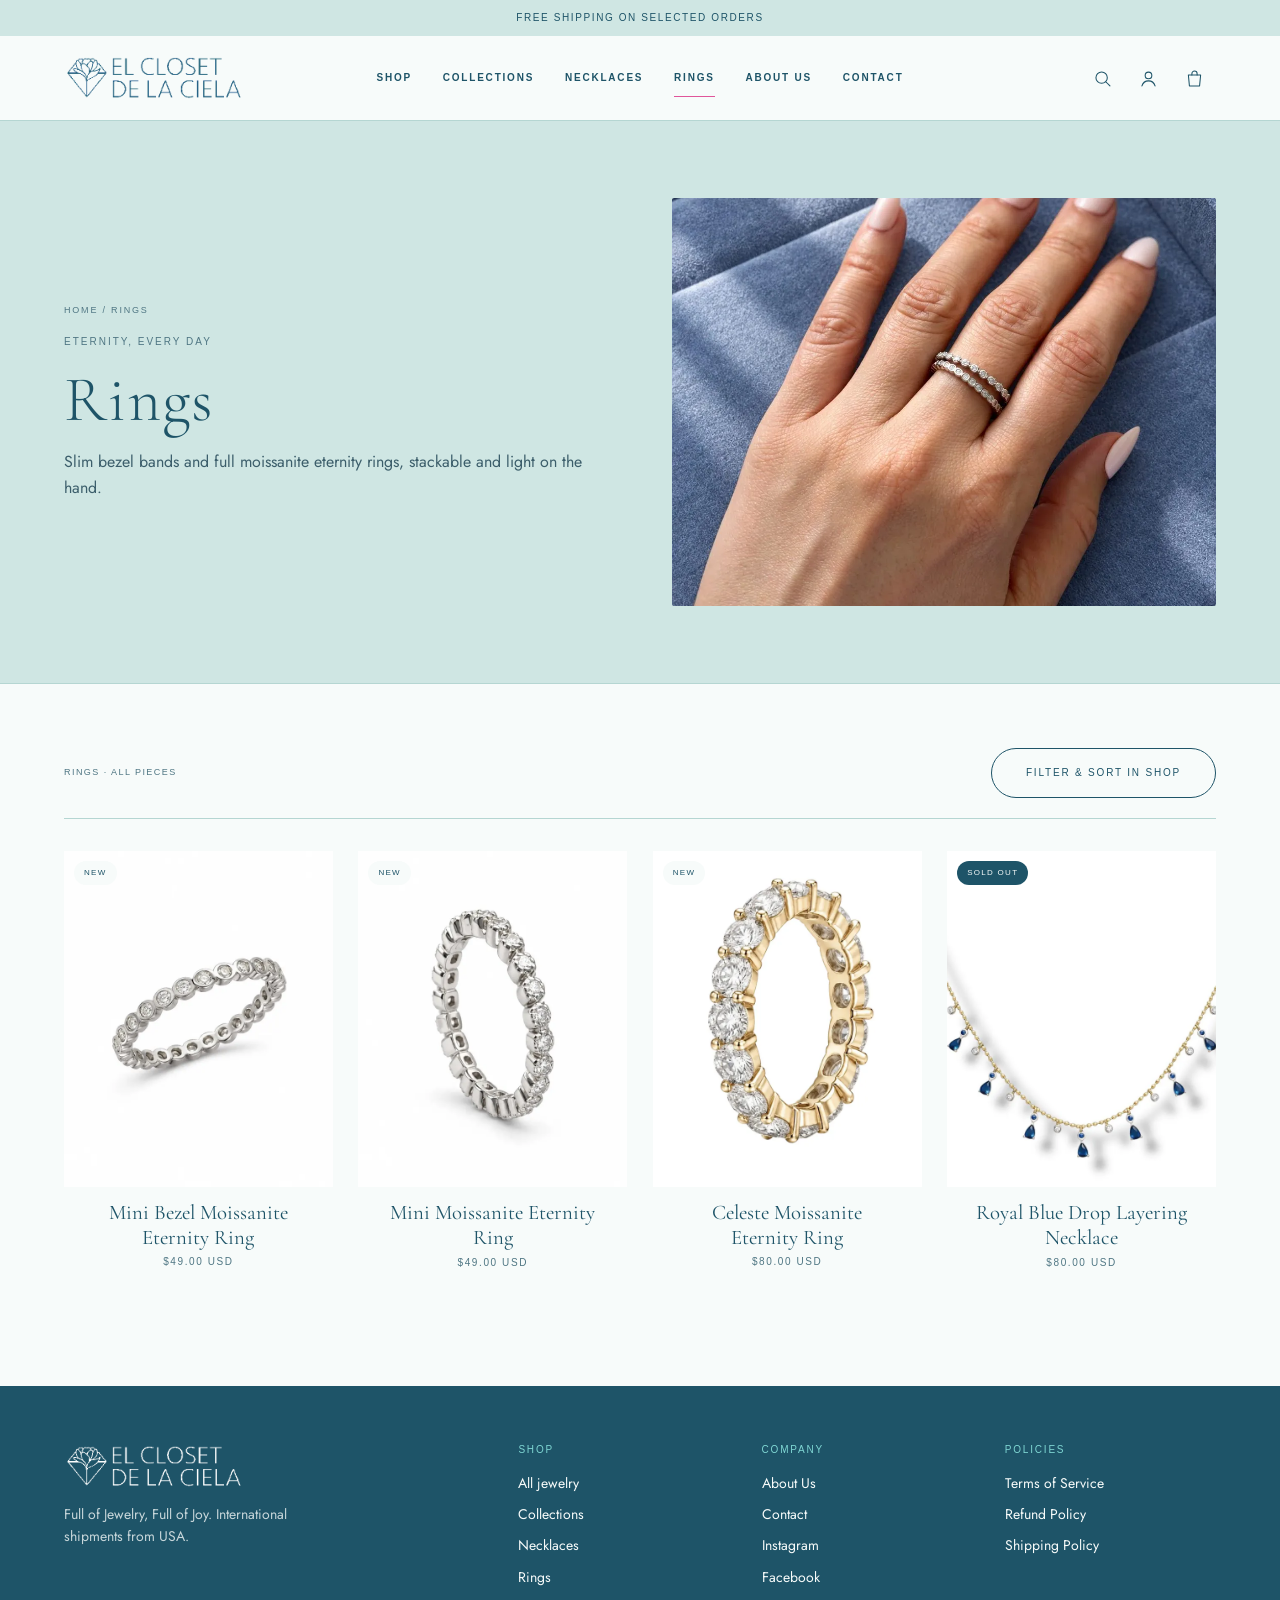
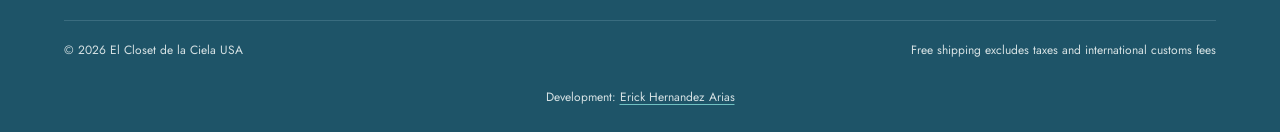
<file: rings.html>
<!DOCTYPE html>
<html lang="en">
<head>
<meta charset="utf-8">
<meta name="viewport" content="width=device-width, initial-scale=1">
<title>Rings | El Closet de la Ciela</title>
<meta name="description" content="Slim bezel bands and full moissanite eternity rings, stackable and light on the hand.">
<link rel="icon" href="images/logo-closet-de-la-ciela.webp" type="image/webp">
<link rel="preconnect" href="https://fonts.googleapis.com">
<link rel="preconnect" href="https://fonts.gstatic.com" crossorigin>
<link href="https://fonts.googleapis.com/css2?family=Cormorant+Garamond:ital,wght@0,300;0,400;1,300;1,400&family=Jost:wght@400;500&family=Syncopate:wght@400;700&display=swap" rel="stylesheet">
<link rel="stylesheet" href="css/styles.css">
</head>
<body data-page="rings">
<a class="skip" href="#main">Skip to content</a>
<div class="announce" role="region" aria-label="Store announcements"><div class="announce-track"><p class="is-active">Free shipping on selected orders</p><p>International shipping from USA</p><p>14K–18K gold · 925 sterling silver · Moissanite</p></div></div>
<header class="site-header">
<div class="wrap">
<div class="header-row">
<button class="icon-btn nav-toggle" type="button" aria-expanded="false" aria-controls="main-nav" aria-label="Open menu"><svg width="22" height="22" viewBox="0 0 24 24" fill="none" stroke="currentColor" stroke-width="1.3" stroke-linecap="round" aria-hidden="true"><path d="M4 7h16M4 12h16M4 17h16"/></svg></button>
<a class="logo" href="index.html" aria-label="El Closet de la Ciela Jewelry, home"><img src="images/logo-closet-de-la-ciela.webp" width="180" height="49" alt="El Closet de la Ciela Jewelry"></a>
<nav class="main-nav" id="main-nav" aria-label="Main">
<ul>
<li><a href="shop.html">Shop</a></li>
<li><a href="collections.html">Collections</a></li>
<li><a href="necklaces.html">Necklaces</a></li>
<li><a href="rings.html" aria-current="page">Rings</a></li>
<li><a href="about.html">About Us</a></li>
<li><a href="contact.html">Contact</a></li>
</ul>
</nav>
<div class="header-actions">
<button class="icon-btn search-toggle" type="button" aria-label="Search" aria-expanded="false" aria-controls="search-bar"><svg width="21" height="21" viewBox="0 0 24 24" fill="none" stroke="currentColor" stroke-width="1.2" stroke-linecap="round" aria-hidden="true"><circle cx="11" cy="11" r="6.5"/><path d="M16 16l4.5 4.5"/></svg></button>
<a class="icon-btn" href="https://elclosetdelacielausa.com/account" aria-label="My account" target="_blank" rel="noopener"><svg width="21" height="21" viewBox="0 0 24 24" fill="none" stroke="currentColor" stroke-width="1.2" stroke-linecap="round" aria-hidden="true"><circle cx="12" cy="8.5" r="3.8"/><path d="M4.5 20.5c1.2-4 4-5.8 7.5-5.8s6.3 1.8 7.5 5.8"/></svg></a>
<a class="icon-btn" href="https://elclosetdelacielausa.com/cart" aria-label="Shopping bag" target="_blank" rel="noopener"><svg width="21" height="21" viewBox="0 0 24 24" fill="none" stroke="currentColor" stroke-width="1.2" stroke-linejoin="round" stroke-linecap="round" aria-hidden="true"><path d="M5 8h14l-1.2 12.5H6.2z"/><path d="M9 8V6.5a3 3 0 0 1 6 0V8"/></svg></a>
</div>
</div>
</div>
<div class="search-bar" id="search-bar">
<div class="wrap">
<form role="search"><label class="sr-only" for="site-q">Search jewelry</label><input id="site-q" type="search" placeholder="Search jewelry…" autocomplete="off"><button class="btn" type="submit">Search</button></form>
</div>
</div>
</header>
<main id="main">
<section class="page-hero has-img"><div class="wrap">
<div style="display:grid;gap:16px;justify-items:start">
<p class="crumbs" style="margin:0"><a href="index.html">Home</a> / Rings</p>
<span class="eyebrow">Eternity, every day</span>
<h1 class="h1">Rings</h1>
<p class="lede">Slim bezel bands and full moissanite eternity rings, stackable and light on the hand.</p>
</div><img src="images/rings-stacked.webp" alt="Two slim bezel-set rings on a hand resting on blue velvet" width="1100" height="825">
</div></section>
<section class="section" style="padding-top:clamp(40px,5vw,72px)"><div class="wrap">
<div class="toolbar"><p class="count" style="margin:0">Rings · all pieces</p><a class="btn btn-ghost" href="shop.html?category=rings">Filter &amp; sort in Shop</a></div>
<div class="grid" data-products data-category="rings"></div>
</div></section>
</main>
<footer class="site-footer">
<div class="wrap">
<div class="footer-grid">
<div class="footer-brand">
<img src="images/logo-closet-de-la-ciela.webp" width="180" height="49" alt="El Closet de la Ciela Jewelry">
<p>Full of Jewelry, Full of Joy. International shipments from USA.</p>
</div>
<div>
<h4>Shop</h4>
<ul><li><a href="shop.html">All jewelry</a></li><li><a href="collections.html">Collections</a></li><li><a href="necklaces.html">Necklaces</a></li><li><a href="rings.html">Rings</a></li></ul>
</div>
<div>
<h4>Company</h4>
<ul><li><a href="about.html">About Us</a></li><li><a href="contact.html">Contact</a></li><li><a href="https://www.instagram.com/elclosetdelaciela/" target="_blank" rel="noopener">Instagram</a></li><li><a href="https://www.facebook.com/ElClosetDeLaCiela" target="_blank" rel="noopener">Facebook</a></li></ul>
</div>
<div>
<h4>Policies</h4>
<ul><li><a href="https://elclosetdelacielausa.com/policies/terms-of-service" target="_blank" rel="noopener">Terms of Service</a></li><li><a href="https://elclosetdelacielausa.com/policies/refund-policy" target="_blank" rel="noopener">Refund Policy</a></li><li><a href="https://elclosetdelacielausa.com/policies/shipping-policy" target="_blank" rel="noopener">Shipping Policy</a></li></ul>
</div>
</div>
<div class="footer-bottom"><span>© <span data-year>2026</span> El Closet de la Ciela USA</span><span>Free shipping excludes taxes and international customs fees</span></div>
<p class="dev-credit">Development: <a href="https://www.erickhernandezarias.net/" target="_blank" rel="noopener">Erick Hernandez Arias</a></p>
</div>
</footer>
<script src="js/products.js"></script>
<script src="js/main.js"></script>
</body>
</html>
</file>
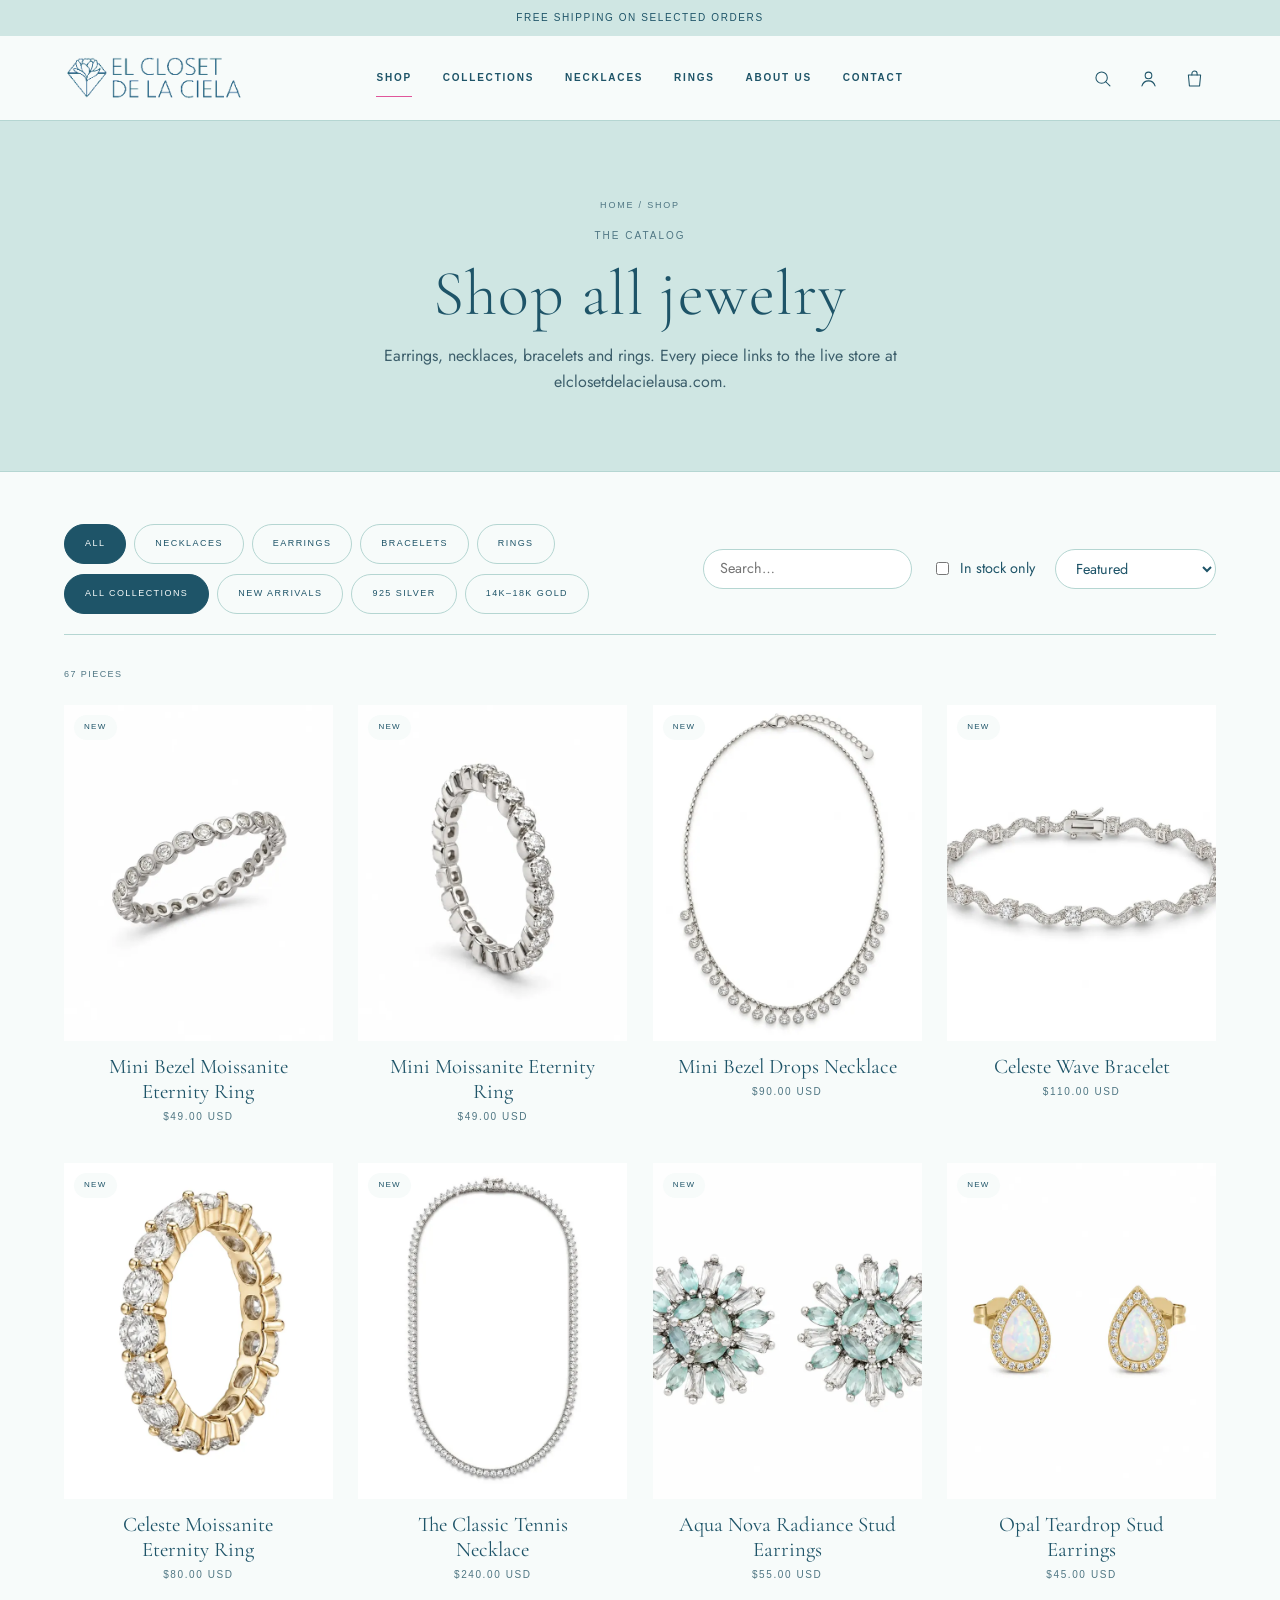
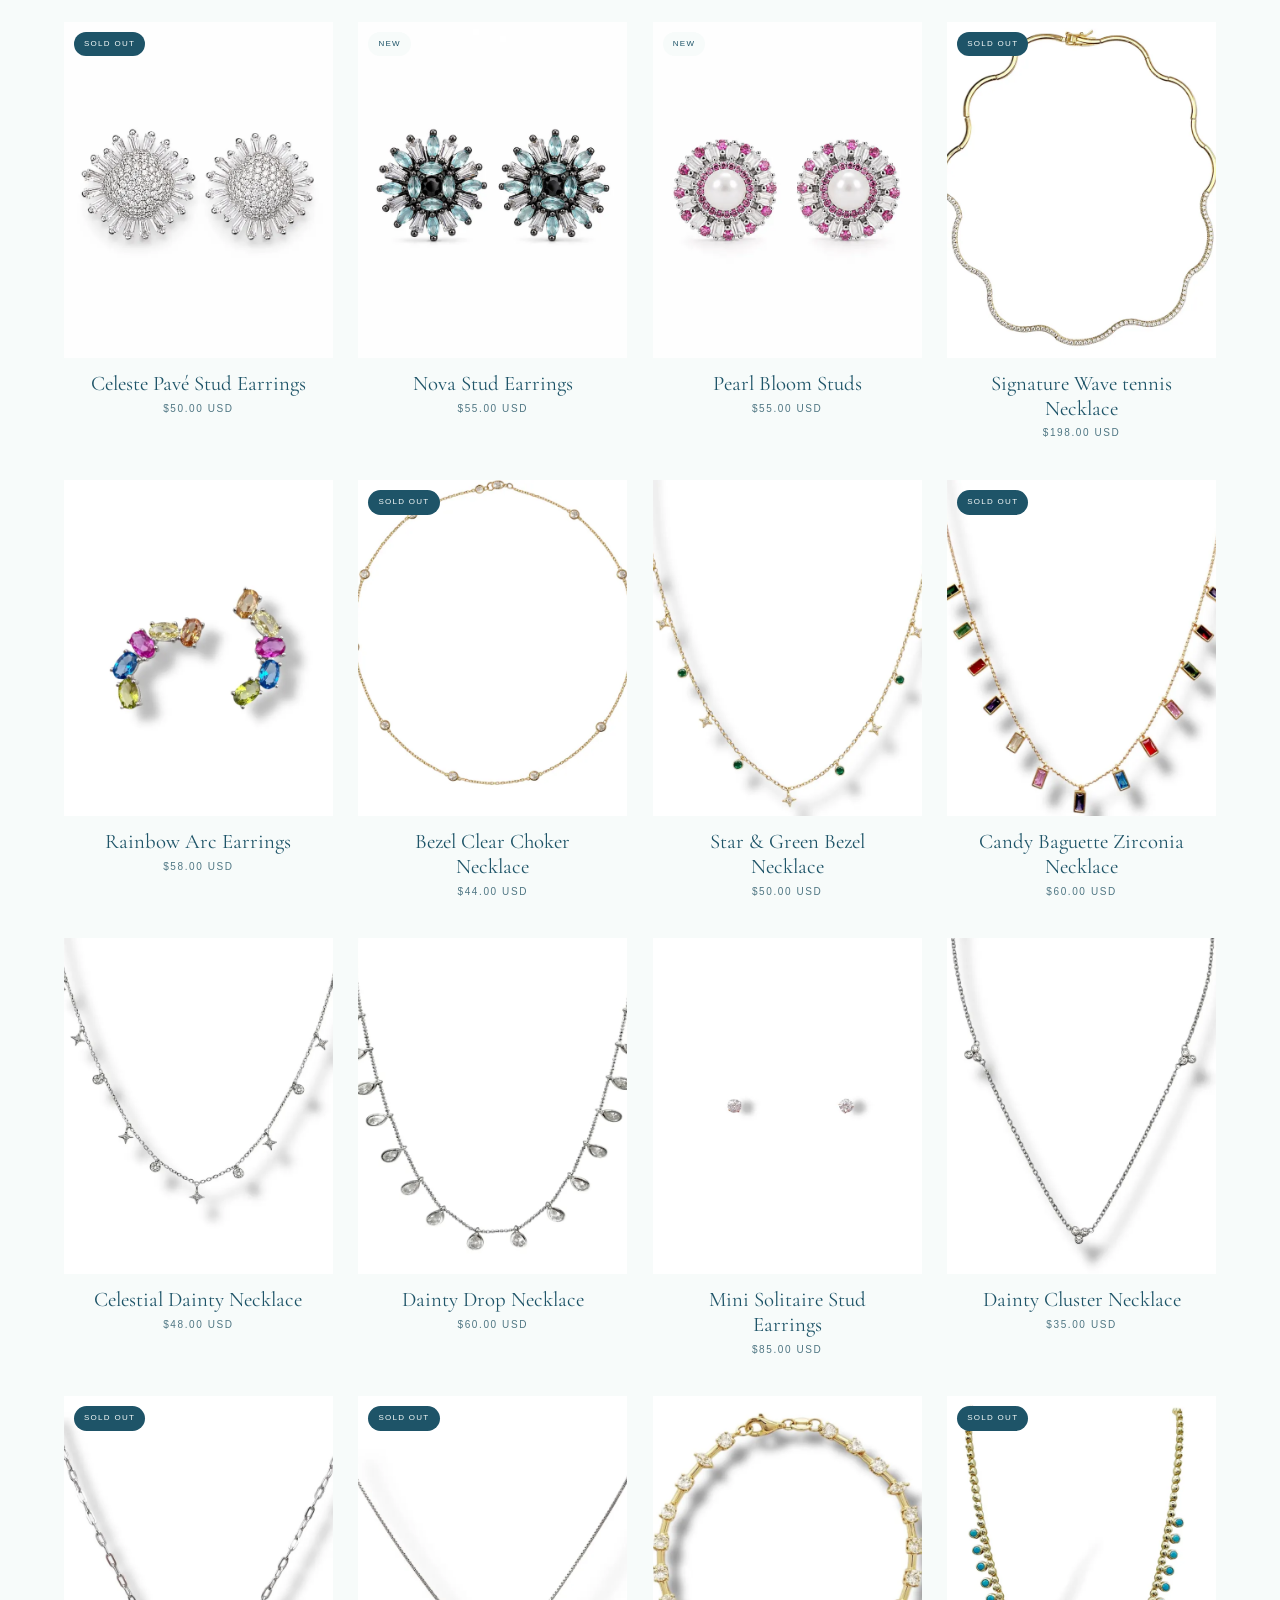
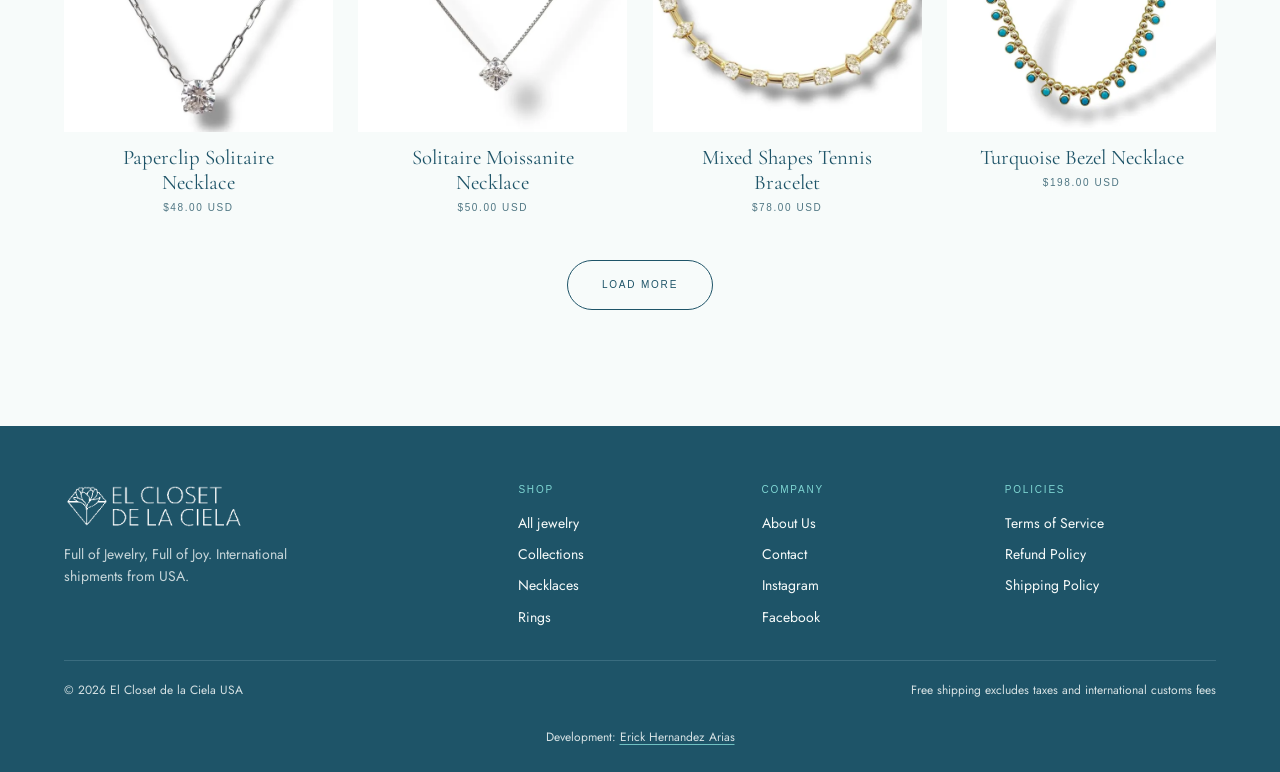
<file: shop.html>
<!DOCTYPE html>
<html lang="en">
<head>
<meta charset="utf-8">
<meta name="viewport" content="width=device-width, initial-scale=1">
<title>Shop all jewelry | El Closet de la Ciela</title>
<meta name="description" content="Browse earrings, necklaces, bracelets and rings in 925 sterling silver, gold and moissanite.">
<link rel="icon" href="images/logo-closet-de-la-ciela.webp" type="image/webp">
<link rel="preconnect" href="https://fonts.googleapis.com">
<link rel="preconnect" href="https://fonts.gstatic.com" crossorigin>
<link href="https://fonts.googleapis.com/css2?family=Cormorant+Garamond:ital,wght@0,300;0,400;1,300;1,400&family=Jost:wght@400;500&family=Syncopate:wght@400;700&display=swap" rel="stylesheet">
<link rel="stylesheet" href="css/styles.css">
</head>
<body data-page="shop">
<a class="skip" href="#main">Skip to content</a>
<div class="announce" role="region" aria-label="Store announcements"><div class="announce-track"><p class="is-active">Free shipping on selected orders</p><p>International shipping from USA</p><p>14K–18K gold · 925 sterling silver · Moissanite</p></div></div>
<header class="site-header">
<div class="wrap">
<div class="header-row">
<button class="icon-btn nav-toggle" type="button" aria-expanded="false" aria-controls="main-nav" aria-label="Open menu"><svg width="22" height="22" viewBox="0 0 24 24" fill="none" stroke="currentColor" stroke-width="1.3" stroke-linecap="round" aria-hidden="true"><path d="M4 7h16M4 12h16M4 17h16"/></svg></button>
<a class="logo" href="index.html" aria-label="El Closet de la Ciela Jewelry, home"><img src="images/logo-closet-de-la-ciela.webp" width="180" height="49" alt="El Closet de la Ciela Jewelry"></a>
<nav class="main-nav" id="main-nav" aria-label="Main">
<ul>
<li><a href="shop.html" aria-current="page">Shop</a></li>
<li><a href="collections.html">Collections</a></li>
<li><a href="necklaces.html">Necklaces</a></li>
<li><a href="rings.html">Rings</a></li>
<li><a href="about.html">About Us</a></li>
<li><a href="contact.html">Contact</a></li>
</ul>
</nav>
<div class="header-actions">
<button class="icon-btn search-toggle" type="button" aria-label="Search" aria-expanded="false" aria-controls="search-bar"><svg width="21" height="21" viewBox="0 0 24 24" fill="none" stroke="currentColor" stroke-width="1.2" stroke-linecap="round" aria-hidden="true"><circle cx="11" cy="11" r="6.5"/><path d="M16 16l4.5 4.5"/></svg></button>
<a class="icon-btn" href="https://elclosetdelacielausa.com/account" aria-label="My account" target="_blank" rel="noopener"><svg width="21" height="21" viewBox="0 0 24 24" fill="none" stroke="currentColor" stroke-width="1.2" stroke-linecap="round" aria-hidden="true"><circle cx="12" cy="8.5" r="3.8"/><path d="M4.5 20.5c1.2-4 4-5.8 7.5-5.8s6.3 1.8 7.5 5.8"/></svg></a>
<a class="icon-btn" href="https://elclosetdelacielausa.com/cart" aria-label="Shopping bag" target="_blank" rel="noopener"><svg width="21" height="21" viewBox="0 0 24 24" fill="none" stroke="currentColor" stroke-width="1.2" stroke-linejoin="round" stroke-linecap="round" aria-hidden="true"><path d="M5 8h14l-1.2 12.5H6.2z"/><path d="M9 8V6.5a3 3 0 0 1 6 0V8"/></svg></a>
</div>
</div>
</div>
<div class="search-bar" id="search-bar">
<div class="wrap">
<form role="search"><label class="sr-only" for="site-q">Search jewelry</label><input id="site-q" type="search" placeholder="Search jewelry…" autocomplete="off"><button class="btn" type="submit">Search</button></form>
</div>
</div>
</header>
<main id="main">
<section class="page-hero"><div class="wrap">
<div style="display:grid;gap:16px;justify-items:center">
<p class="crumbs" style="margin:0"><a href="index.html">Home</a> / Shop</p>
<span class="eyebrow">The catalog</span>
<h1 class="h1">Shop all jewelry</h1>
<p class="lede">Earrings, necklaces, bracelets and rings. Every piece links to the live store at elclosetdelacielausa.com.</p>
</div>
</div></section>
<section class="section" style="padding-top:clamp(32px,4vw,56px)"><div class="wrap">
<div class="toolbar">
<div>
<div class="chips" role="group" aria-label="Category" style="margin-bottom:10px"><button type="button" class="chip" data-filter="category" data-value="all" aria-pressed="true">All</button><button type="button" class="chip" data-filter="category" data-value="necklaces" aria-pressed="false">Necklaces</button><button type="button" class="chip" data-filter="category" data-value="earrings" aria-pressed="false">Earrings</button><button type="button" class="chip" data-filter="category" data-value="bracelets" aria-pressed="false">Bracelets</button><button type="button" class="chip" data-filter="category" data-value="rings" aria-pressed="false">Rings</button></div>
<div class="chips" role="group" aria-label="Collection"><button type="button" class="chip" data-filter="collection" data-value="all" aria-pressed="true">All collections</button><button type="button" class="chip" data-filter="collection" data-value="new" aria-pressed="false">New arrivals</button><button type="button" class="chip" data-filter="collection" data-value="silver" aria-pressed="false">925 Silver</button><button type="button" class="chip" data-filter="collection" data-value="gold" aria-pressed="false">14K–18K Gold</button></div>
</div>
<div class="tools">
<label class="sr-only" for="shop-q">Search</label><input id="shop-q" type="search" placeholder="Search…" style="min-height:40px;border:1px solid var(--mint-line);border-radius:999px;padding:0 16px;font:inherit;background:#fff;color:var(--deep)">
<label class="check"><input type="checkbox" id="shop-stock"> In stock only</label>
<label class="sr-only" for="shop-sort">Sort</label>
<select id="shop-sort"><option value="featured">Featured</option><option value="low">Price: low to high</option><option value="high">Price: high to low</option><option value="az">Name: A–Z</option></select>
</div>
</div>
<p class="count" id="shop-count" role="status" aria-live="polite" style="margin:0 0 24px"></p>
<div class="grid" id="shop-grid"></div>
<div class="pager" id="shop-more" hidden><button type="button" class="btn btn-ghost">Load more</button></div>
</div></section>
</main>
<footer class="site-footer">
<div class="wrap">
<div class="footer-grid">
<div class="footer-brand">
<img src="images/logo-closet-de-la-ciela.webp" width="180" height="49" alt="El Closet de la Ciela Jewelry">
<p>Full of Jewelry, Full of Joy. International shipments from USA.</p>
</div>
<div>
<h4>Shop</h4>
<ul><li><a href="shop.html">All jewelry</a></li><li><a href="collections.html">Collections</a></li><li><a href="necklaces.html">Necklaces</a></li><li><a href="rings.html">Rings</a></li></ul>
</div>
<div>
<h4>Company</h4>
<ul><li><a href="about.html">About Us</a></li><li><a href="contact.html">Contact</a></li><li><a href="https://www.instagram.com/elclosetdelaciela/" target="_blank" rel="noopener">Instagram</a></li><li><a href="https://www.facebook.com/ElClosetDeLaCiela" target="_blank" rel="noopener">Facebook</a></li></ul>
</div>
<div>
<h4>Policies</h4>
<ul><li><a href="https://elclosetdelacielausa.com/policies/terms-of-service" target="_blank" rel="noopener">Terms of Service</a></li><li><a href="https://elclosetdelacielausa.com/policies/refund-policy" target="_blank" rel="noopener">Refund Policy</a></li><li><a href="https://elclosetdelacielausa.com/policies/shipping-policy" target="_blank" rel="noopener">Shipping Policy</a></li></ul>
</div>
</div>
<div class="footer-bottom"><span>© <span data-year>2026</span> El Closet de la Ciela USA</span><span>Free shipping excludes taxes and international customs fees</span></div>
<p class="dev-credit">Development: <a href="https://www.erickhernandezarias.net/" target="_blank" rel="noopener">Erick Hernandez Arias</a></p>
</div>
</footer>
<script src="js/products.js"></script>
<script src="js/main.js"></script>
</body>
</html>
</file>
<file: css/styles.css>
/* El Closet de la Ciela — demo redesign
   Structure: tokens → base → layout → header → hero slider → products → sections → forms → footer → responsive */

:root{
  --deep:#1E5468;
  --accent:#7FD6D3;
  --teal:#3EC4C6;
  --pop:#E0559A;
  --mint:#CFE6E3;
  --mint-line:#B5D6D2;
  --bg:#F7FBFA;
  --soft:#E3F0EE;
  --muted:#4F7683;
  --body:#3C5E6B;
  --font-display:'Cormorant Garamond',Georgia,serif;
  --font-body:'Jost',system-ui,sans-serif;
  --font-label:'Syncopate',sans-serif;
  --gutter:clamp(16px,5vw,72px);
  --max:1360px;
  --header-h:84px;
}

/* ---------- base ---------- */
*,*::before,*::after{box-sizing:border-box}
html{scroll-behavior:smooth;scroll-padding-top:calc(var(--header-h) + 12px)}
body{margin:0;background:var(--bg);color:var(--deep);font-family:var(--font-body);font-weight:400;line-height:1.6;-webkit-font-smoothing:antialiased}
a{color:inherit;text-decoration:none}
a:hover{opacity:.78}
img{display:block;max-width:100%;height:auto}
button{font:inherit}
h1,h2,h3,h4{margin:0}
ul{list-style:none;margin:0;padding:0}
a:focus-visible,button:focus-visible,input:focus-visible,textarea:focus-visible,select:focus-visible,summary:focus-visible{outline:2px solid var(--teal);outline-offset:3px}
.sr-only{position:absolute;left:-9999px;width:1px;height:1px;overflow:hidden}
.skip{position:absolute;left:-9999px;top:8px;background:var(--deep);color:#fff;padding:10px 16px;z-index:200;border-radius:6px}
.skip:focus{left:8px}
.wrap{max-width:var(--max);margin:0 auto;padding:0 var(--gutter)}

.label{font-family:var(--font-label);font-size:10px;letter-spacing:.2em;text-transform:uppercase}
.eyebrow{font-family:var(--font-label);font-size:10px;letter-spacing:.2em;text-transform:uppercase;color:var(--muted)}
.h2{font-family:var(--font-display);font-weight:300;font-size:clamp(2rem,1.3rem + 2vw,3.2rem);line-height:1.1;letter-spacing:.02em}
.h2 em,.h1 em{font-style:italic}
.h1{font-family:var(--font-display);font-weight:300;font-size:clamp(2.4rem,1.6rem + 3vw,4.2rem);line-height:1.05;letter-spacing:.02em}
.lede{color:var(--body);max-width:52ch;margin:0}
.section{padding-top:clamp(64px,8vw,112px)}
.section-head{text-align:center;display:grid;gap:14px;justify-items:center;margin-bottom:clamp(28px,3.5vw,48px)}

.btn{display:inline-flex;align-items:center;justify-content:center;min-height:50px;padding:0 34px;border-radius:999px;border:1px solid var(--deep);background:var(--deep);color:#F7FBFA;font-family:var(--font-label);font-size:10px;letter-spacing:.18em;text-transform:uppercase;cursor:pointer;transition:background .25s,color .25s,border-color .25s}
.btn:hover{opacity:1;background:var(--pop);border-color:var(--pop)}
.btn-ghost{background:transparent;color:var(--deep)}
.btn-ghost:hover{background:var(--deep);border-color:var(--deep);color:#F7FBFA}
.pill{display:inline-flex;align-items:center;border:1px solid var(--deep);border-radius:999px;padding:12px 30px;font-family:var(--font-label);font-size:11px;letter-spacing:.2em;text-transform:uppercase}

/* ---------- announcement + header ---------- */
.announce{background:var(--mint);text-align:center;padding:0 16px;font-family:var(--font-label);font-size:10px;letter-spacing:.16em;text-transform:uppercase}
.announce-track{position:relative;height:36px}
.announce-track p{position:absolute;inset:0;margin:0;display:flex;align-items:center;justify-content:center;opacity:0;transform:translateY(6px);transition:opacity .5s ease,transform .5s ease}
.announce-track p.is-active{opacity:1;transform:none}
.site-header{position:sticky;top:0;z-index:100;background:var(--bg);border-bottom:1px solid var(--mint-line);transition:box-shadow .25s}
.site-header.is-stuck{box-shadow:0 6px 24px rgba(30,84,104,.1)}
.header-row{display:grid;grid-template-columns:1fr auto 1fr;align-items:center;gap:16px;min-height:var(--header-h)}
.logo{display:inline-flex;align-items:center;justify-self:start}
.logo img{width:180px;height:auto}
.main-nav{justify-self:center}
.main-nav ul{display:flex;gap:0 clamp(18px,2.4vw,40px)}
.main-nav a{display:block;padding:10px 0;font-family:var(--font-label);font-weight:700;font-size:10px;letter-spacing:.18em;text-transform:uppercase;border-bottom:1px solid transparent}
.main-nav a:hover{opacity:1;border-bottom-color:var(--accent)}
.main-nav a[aria-current="page"]{border-bottom-color:var(--pop)}
.header-actions{justify-self:end;display:flex;align-items:center;gap:2px}
.icon-btn{width:44px;height:44px;display:inline-flex;align-items:center;justify-content:center;border:0;background:none;color:var(--deep);cursor:pointer;border-radius:50%}
.icon-btn:hover{opacity:1;background:var(--soft)}
.nav-toggle{display:none}
.search-bar{display:none;border-top:1px solid var(--mint-line);background:#fff}
.search-bar.is-open{display:block}
.search-bar form{display:flex;gap:12px;align-items:center;min-height:64px}
.search-bar input{flex:1;min-width:0;border:0;background:transparent;font:inherit;font-size:16px;color:var(--deep);padding:10px 0}
.search-bar input:focus-visible{outline:0}

/* ---------- hero slider ---------- */
.hs{position:relative;overflow:hidden;background:var(--mint)}
.hs-track{position:relative;height:clamp(560px,calc(100vh - 150px),760px)}
.hs-slide{position:absolute;inset:0;display:grid;grid-template-columns:minmax(0,1fr) minmax(0,1fr);opacity:0;visibility:hidden;transition:opacity 1.1s ease,visibility 0s linear 1.1s}
.hs-slide.is-active{opacity:1;visibility:visible;transition:opacity 1.1s ease,visibility 0s}
.hs-text{display:flex;flex-direction:column;justify-content:center;align-items:flex-start;gap:20px;padding:clamp(32px,5vw,96px) clamp(24px,6vw,110px);color:var(--deep)}
.hs-eyebrow{font-family:var(--font-label);font-size:10px;letter-spacing:.3em;text-transform:uppercase;color:var(--pop)}
.hs-title{font-family:var(--font-display);font-weight:300;font-size:clamp(40px,2rem + 2.8vw,80px);line-height:1.02;letter-spacing:.02em}
.hs-title em{font-style:italic}
.hs-copy{margin:0;max-width:44ch;font-size:clamp(15px,1rem + .1vw,17px);line-height:1.7}
.hs-media{position:relative;overflow:hidden;background:var(--soft)}
.hs-media img,.hs-full img{width:100%;height:100%;object-fit:cover;transform:scale(1.08);transition:transform 7s ease-out}
.hs-full img{transform:scale(1.04)}
.hs-slide.is-active .hs-media img,.hs-slide.is-active.hs-full img{transform:scale(1)}
.hs-eyebrow,.hs-title,.hs-copy,.hs-text .btn{opacity:0;transform:translateY(18px);transition:opacity .8s ease,transform .8s ease,background .25s,border-color .25s}
.hs-slide.is-active .hs-eyebrow,.hs-slide.is-active .hs-title,.hs-slide.is-active .hs-copy,.hs-slide.is-active .hs-text .btn{opacity:1;transform:none}
.hs-slide.is-active .hs-eyebrow{transition-delay:.35s,.35s,0s,0s}
.hs-slide.is-active .hs-title{transition-delay:.5s,.5s,0s,0s}
.hs-slide.is-active .hs-copy{transition-delay:.65s,.65s,0s,0s}
.hs-slide.is-active .hs-text .btn{transition-delay:.8s,.8s,0s,0s}
.hs-ctrl{position:absolute;left:0;right:0;bottom:22px;display:flex;align-items:center;gap:14px;padding:0 clamp(24px,6vw,110px);z-index:3;pointer-events:none}
.hs-ctrl>*{pointer-events:auto}
.hs-dots{display:flex;gap:6px}
.hs-dot{width:44px;height:44px;padding:0;border:0;background:none;cursor:pointer;display:inline-flex;align-items:center;justify-content:center}
.hs-dot::before{content:"";width:28px;height:2px;background:var(--deep);opacity:.35;transition:opacity .3s,background .3s}
.hs-dot[aria-current="true"]::before{opacity:1;background:var(--pop)}
.hs-arrows{margin-left:auto;display:flex;gap:8px}
.hs-btn{width:44px;height:44px;border-radius:50%;border:1px solid var(--deep);background:rgba(247,251,250,.85);color:var(--deep);cursor:pointer;display:inline-flex;align-items:center;justify-content:center;padding:0;transition:background .25s,color .25s}
.hs-btn:hover{background:var(--deep);color:#F7FBFA}
.hs-full-cta{display:none;background:#F7FBFA;color:var(--deep);border-color:#F7FBFA}
.trust{background:var(--mint);border-bottom:1px solid var(--mint-line)}
.trust .wrap{padding-top:18px;padding-bottom:18px;display:flex;flex-wrap:wrap;gap:14px 40px;justify-content:center;font-family:var(--font-label);font-size:10px;letter-spacing:.16em;text-transform:uppercase}

/* ---------- page hero (inner pages) ---------- */
.page-hero{background:var(--mint);border-bottom:1px solid var(--mint-line)}
.page-hero .wrap{padding-top:clamp(40px,6vw,80px);padding-bottom:clamp(40px,6vw,80px);display:grid;gap:16px;justify-items:center;text-align:center}
.crumbs{font-family:var(--font-label);font-size:9px;letter-spacing:.2em;text-transform:uppercase;color:var(--muted)}
.crumbs a:hover{color:var(--pop);opacity:1}
.page-hero.has-img .wrap{grid-template-columns:1fr 1fr;justify-items:start;text-align:left;align-items:center;gap:clamp(24px,5vw,72px)}
.page-hero.has-img img{width:100%;aspect-ratio:4/3;object-fit:cover;border-radius:2px}

/* ---------- products ---------- */
.rail-wrap{position:relative}
.rail{display:grid;grid-auto-flow:column;grid-auto-columns:minmax(230px,22%);gap:clamp(12px,2vw,28px);overflow-x:auto;scroll-snap-type:x mandatory;padding:0 var(--gutter) 12px;scroll-padding-inline:var(--gutter);scrollbar-width:thin;scrollbar-color:var(--mint-line) transparent}
.rail>*{scroll-snap-align:start}
.rail-progress{height:2px;background:var(--mint-line);margin:14px var(--gutter) 0;position:relative;overflow:hidden}
.rail-progress span{position:absolute;top:0;bottom:0;left:0;width:30%;background:var(--pop);transition:left .15s linear,width .15s linear}
.hs-btn:disabled{opacity:.35;cursor:default;pointer-events:none}
.rail-ctrl{display:flex;justify-content:center;gap:10px;margin-top:18px}
.grid{display:grid;grid-template-columns:repeat(auto-fill,minmax(230px,1fr));gap:clamp(24px,3vw,40px) clamp(12px,2vw,28px)}
.card{display:grid;gap:14px;align-content:start}
.card-media{position:relative;aspect-ratio:4/5;overflow:hidden;background:var(--soft)}
.card-media img{position:absolute;inset:0;width:100%;height:100%;object-fit:cover;transition:opacity .45s ease,transform .6s ease}
.card-media .alt{opacity:0}
.card:hover .card-media .alt{opacity:1}
.card:hover .card-media img{transform:scale(1.03)}
.card-badges{position:absolute;top:10px;left:10px;display:flex;gap:6px;z-index:2}
.badge{background:var(--bg);color:var(--deep);font-family:var(--font-label);font-size:8px;letter-spacing:.16em;text-transform:uppercase;padding:6px 10px;border-radius:999px}
.badge.sold{background:var(--deep);color:#F7FBFA}
.card-info{display:grid;gap:4px;text-align:center;justify-items:center}
.card-title{font-family:var(--font-display);font-size:1.3rem;line-height:1.2;max-width:22ch}
.card-price{font-family:var(--font-label);font-size:10px;letter-spacing:.16em;color:var(--muted)}
.card:hover{opacity:1}
.card:hover .card-title{color:var(--pop)}

.toolbar{display:flex;flex-wrap:wrap;gap:16px 24px;align-items:center;justify-content:space-between;margin-bottom:32px;padding-bottom:20px;border-bottom:1px solid var(--mint-line)}
.chips{display:flex;flex-wrap:wrap;gap:8px}
.chip{min-height:40px;padding:0 20px;border-radius:999px;border:1px solid var(--mint-line);background:transparent;color:var(--deep);font-family:var(--font-label);font-size:9px;letter-spacing:.16em;text-transform:uppercase;cursor:pointer;transition:background .2s,border-color .2s,color .2s}
.chip:hover{border-color:var(--deep)}
.chip[aria-pressed="true"]{background:var(--deep);border-color:var(--deep);color:#F7FBFA}
.tools{display:flex;flex-wrap:wrap;gap:12px 20px;align-items:center;font-size:.9rem}
.tools select{min-height:40px;border:1px solid var(--mint-line);border-radius:999px;background:#fff;color:var(--deep);padding:0 16px;font:inherit}
.tools label.check{display:inline-flex;gap:8px;align-items:center;cursor:pointer}
.count{font-family:var(--font-label);font-size:9px;letter-spacing:.16em;text-transform:uppercase;color:var(--muted)}
.empty{text-align:center;padding:48px 0;color:var(--muted);grid-column:1/-1}
.pager{display:flex;justify-content:center;margin-top:44px}

/* ---------- collections ---------- */
.col-grid{display:grid;grid-template-columns:repeat(2,1fr);gap:clamp(10px,1.6vw,22px)}
.col-card{position:relative;display:block;overflow:hidden;aspect-ratio:16/10;background:var(--soft);color:#F7FBFA}
.col-card img{position:absolute;inset:0;width:100%;height:100%;object-fit:cover;transition:transform .6s ease}
.col-card::after{content:"";position:absolute;inset:0;background:linear-gradient(to top,rgba(20,60,76,.92) 0%,rgba(20,60,76,.7) 32%,rgba(20,60,76,0) 68%)}
.col-card:hover{opacity:1}
.col-card:hover img{transform:scale(1.04)}
.col-text{position:absolute;left:clamp(18px,3vw,36px);right:18px;bottom:clamp(18px,3vw,32px);z-index:1;display:grid;gap:6px}
.col-text .eyebrow{color:var(--accent)}
.col-title{font-family:var(--font-display);font-weight:300;font-size:clamp(1.8rem,1.2rem + 1.6vw,2.8rem);line-height:1.05}
.col-count{font-family:var(--font-label);font-size:9px;letter-spacing:.16em;text-transform:uppercase;opacity:.85}

/* ---------- feature split ---------- */
.split{display:flex;flex-wrap:wrap}
.split.rev{flex-wrap:wrap-reverse}
.split-media{flex:1 1 420px;min-width:0;min-height:560px;position:relative;background:var(--soft)}
.split-media img{position:absolute;inset:0;width:100%;height:100%;object-fit:cover}
.split-text{flex:1 1 420px;min-width:0;display:flex;align-items:center;justify-content:center;padding:56px var(--gutter)}
.split-text>div{display:grid;gap:20px;justify-items:center;text-align:center;max-width:40ch}

/* ---------- benefits / story / community / newsletter ---------- */
.band{background:var(--mint);padding-block:clamp(56px,8vw,112px)}
.benefits{display:grid;grid-template-columns:repeat(auto-fit,minmax(240px,1fr));gap:clamp(32px,4vw,56px)}
.benefit{display:grid;gap:14px;justify-items:center;align-content:start;text-align:center}
.benefit h3{font-family:var(--font-display);font-weight:400;font-size:1.8rem;line-height:1.2}
.benefit p{margin:0;color:#2F5260;max-width:36ch}
.band .h2 em{color:var(--deep)}
.story{display:grid;justify-items:center;gap:22px;text-align:center}
.story blockquote{margin:0;font-family:var(--font-display);font-style:italic;font-weight:300;font-size:clamp(2rem,1.3rem + 2vw,3.2rem);line-height:1.2;max-width:24ch;text-wrap:balance}
.about-home{display:grid;grid-template-columns:minmax(0,1fr);gap:clamp(32px,6vw,88px);align-items:center;max-width:none;margin:0;padding:0 0 0 max(var(--gutter),calc((100% - 1100px)/2 + var(--gutter)))}
.about-photo{justify-self:center;width:min(86%,420px);align-self:center;padding-bottom:8px}
.about-photo img{width:100%;height:auto;display:block}
@media(min-width:760px){.about-home{grid-template-columns:minmax(0,1fr) minmax(280px,34vw)}.about-photo{justify-self:end;width:100%;max-width:560px;padding-bottom:0}}
.about-text{display:grid;gap:22px;justify-items:start;text-align:left}
.about-text p{margin:0;max-width:56ch}
.about-quote{margin:0;font-family:var(--font-display);font-style:italic;font-weight:300;font-size:clamp(1.6rem,1.2rem + 1.2vw,2.4rem);line-height:1.25;max-width:26ch}
.rule{width:56px;height:1px;background:var(--pop);display:block}
.newsletter{display:grid;gap:18px;justify-items:center;text-align:center}
.nl-form{display:flex;width:100%;max-width:480px;border:1px solid var(--deep);border-radius:999px;overflow:hidden;background:#fff}
.nl-form input{flex:1;min-width:0;border:0;background:transparent;padding:0 22px;min-height:52px;font:inherit;font-size:16px;color:var(--deep);outline:none}
.nl-form button{border:0;background:var(--deep);color:#F7FBFA;font-family:var(--font-label);font-size:10px;letter-spacing:.18em;text-transform:uppercase;padding:0 26px;min-height:52px;cursor:pointer}
.nl-form button:hover{background:var(--pop)}
.form-msg{min-height:1.5em;margin:0;font-size:.95rem}
.form-msg.ok{color:#1d7a5a}
.form-msg.err{color:#b4233f}

/* ---------- about / contact ---------- */
.prose{max-width:62ch;margin-inline:auto;color:var(--body);display:grid;gap:18px}
.prose h2{font-family:var(--font-display);font-weight:300;font-size:2rem;color:var(--deep);margin-top:12px}
.values{display:grid;grid-template-columns:repeat(auto-fit,minmax(220px,1fr));gap:28px;margin-top:8px}
.value{border-top:1px solid var(--pop);padding-top:16px}
.value h3{font-family:var(--font-display);font-weight:400;font-size:1.5rem}
.value p{margin:6px 0 0;color:var(--body);font-size:.95rem}
.contact-grid{display:grid;grid-template-columns:1.2fr .8fr;gap:clamp(32px,6vw,96px);align-items:start}
.form{display:grid;gap:18px}
.field{display:grid;gap:6px}
.field label{font-family:var(--font-label);font-size:9px;letter-spacing:.18em;text-transform:uppercase}
.field input,.field textarea{width:100%;border:1px solid var(--mint-line);border-radius:12px;background:#fff;padding:14px 16px;font:inherit;font-size:16px;color:var(--deep)}
.field textarea{min-height:150px;resize:vertical}
.info{display:grid;gap:22px;align-content:start}
.info h3{font-family:var(--font-label);font-size:10px;letter-spacing:.18em;text-transform:uppercase;font-weight:400;color:var(--muted);margin-bottom:6px}
.info a{text-decoration:underline;text-decoration-color:var(--accent);text-underline-offset:4px}
details.policy{border-bottom:1px solid var(--mint-line);padding:16px 0}
details.policy summary{cursor:pointer;font-family:var(--font-display);font-size:1.4rem;list-style:none;display:flex;justify-content:space-between;gap:12px}
details.policy summary::after{content:"+";font-family:var(--font-body)}
details.policy[open] summary::after{content:"–"}
details.policy p{margin:10px 0 0;color:var(--body)}

/* ---------- product detail ---------- */
.pdp{display:grid;grid-template-columns:1.1fr 1fr;gap:clamp(24px,5vw,80px);align-items:start}
.pdp-gallery{display:grid;grid-template-columns:96px 1fr;gap:14px;align-items:start}
.pdp-main{grid-column:2;grid-row:1;aspect-ratio:4/5;background:var(--soft);overflow:hidden}
.pdp-main img{width:100%;height:100%;object-fit:cover}
.thumbs{grid-column:1;grid-row:1;display:grid;gap:10px}
.thumb{padding:0;border:1px solid transparent;background:var(--soft);cursor:pointer;aspect-ratio:4/5;overflow:hidden}
.thumb img{width:100%;height:100%;object-fit:cover}
.thumb[aria-current="true"]{border-color:var(--deep)}
.pdp-info{display:grid;gap:18px;position:sticky;top:calc(var(--header-h) + 24px)}
.pdp-price{margin:0;font-family:var(--font-label);font-size:13px;letter-spacing:.14em;color:var(--muted)}
.pdp-price s{opacity:.6}
.opt{border:0;padding:0;margin:0;display:grid;gap:10px}
.opt legend{padding:0;margin-bottom:10px}
.chip.is-out{opacity:.45;text-decoration:line-through}
.pdp-buy{display:flex;gap:12px;align-items:center}
.qty{width:76px;min-height:50px;border:1px solid var(--mint-line);border-radius:999px;background:#fff;color:var(--deep);padding:0 16px;font:inherit;font-size:16px;text-align:center}
.btn[aria-disabled="true"]{opacity:.5;pointer-events:none}
.pdp-desc{color:var(--body);display:grid;gap:12px}
.pdp-desc p,.pdp-desc ul{margin:0}
.pdp-desc ul{padding-left:1.2em;list-style:disc}
@media (max-width:820px){
  .pdp{grid-template-columns:1fr}
  .pdp-gallery{grid-template-columns:1fr}
  .pdp-main{grid-column:1}
  .thumbs{grid-column:1;grid-row:2;grid-template-columns:repeat(5,1fr)}
  .pdp-info{position:static}
}

/* ---------- footer ---------- */
.site-footer{margin-top:clamp(72px,9vw,128px);background:var(--deep);color:#F7FBFA}
.footer-grid{display:grid;grid-template-columns:2fr repeat(3,1fr);gap:36px 32px;padding:56px 0 32px}
.footer-brand{display:grid;gap:12px;align-content:start}
.footer-brand img{width:180px;filter:brightness(0) invert(1)}
.footer-brand p{margin:0;font-size:.875rem;max-width:32ch;opacity:.78}
.site-footer h4{margin:0 0 14px;font-family:var(--font-label);font-size:10px;letter-spacing:.18em;text-transform:uppercase;font-weight:400;color:var(--accent)}
.site-footer ul{display:grid;gap:9px;font-size:.875rem}
.dev-credit{margin:0;padding:0 0 24px;text-align:center;font-size:.75rem;opacity:.85}
.dev-credit a{text-decoration:underline;text-decoration-color:var(--accent);text-underline-offset:3px}
.footer-bottom{display:flex;flex-wrap:wrap;gap:12px 24px;justify-content:space-between;align-items:center;border-top:1px solid #3F7184;padding:20px 0 28px;font-size:.75rem;opacity:.85}

/* ---------- responsive ---------- */
@media (max-width:960px){
  :root{--header-h:68px}
  .header-row{grid-template-columns:auto 1fr auto}
  .nav-toggle{display:inline-flex}
  .logo{justify-self:center}
  .logo img{width:150px}
  .main-nav{position:fixed;left:0;right:0;top:var(--nav-top,120px);bottom:0;background:var(--bg);padding:24px var(--gutter);overflow:auto;transform:translateX(-100%);visibility:hidden;transition:transform .3s ease,visibility 0s linear .3s;justify-self:stretch}
  .nav-open .main-nav{transform:none;visibility:visible;transition:transform .3s ease,visibility 0s}
  .main-nav ul{flex-direction:column}
  .main-nav a{padding:18px 0;font-size:12px;border-bottom:1px solid var(--mint-line)}
  .nav-open{overflow:hidden}
  .page-hero.has-img .wrap{grid-template-columns:1fr}
  .contact-grid{grid-template-columns:1fr}
  .footer-grid{grid-template-columns:1fr 1fr}
  .footer-brand{grid-column:1/-1}
}
@media (max-width:640px){
  .col-grid{grid-template-columns:1fr}
}
@media (max-width:820px){
  .hs-track{height:clamp(620px,calc(100vh - 160px),760px)}
  .hs-slide{grid-template-columns:1fr;grid-template-rows:minmax(0,46%) minmax(0,1fr)}
  .hs-media{order:-1}
  .hs-text{padding:24px 20px 84px;gap:14px;align-items:center;text-align:center}
  .hs-ctrl{bottom:14px;padding:0 12px}
  .hs-arrows{display:none}
  .hs-dots{margin:0 auto}
  .hs-full{background:linear-gradient(90deg,#F76BB5,#C79BE8) !important}
  .hs-full a{display:flex !important;flex-direction:column;align-items:center;justify-content:center;gap:28px}
  .hs-full img{position:static;height:auto;object-fit:contain;transform:none !important;transition:none}
  .hs-full-cta{display:inline-flex !important}
  .rail{grid-auto-columns:minmax(200px,62%)}
}
@media (prefers-reduced-motion:reduce){
  html{scroll-behavior:auto}
  .announce-track p,.rail-progress span,.hs-slide,.hs-slide.is-active,.hs-media img,.hs-full img,.hs-eyebrow,.hs-title,.hs-copy,.hs-text .btn,.card-media img{transition-duration:.01s;transition-delay:0s}
  .hs-media img,.hs-full img{transform:none}
}
</file>
